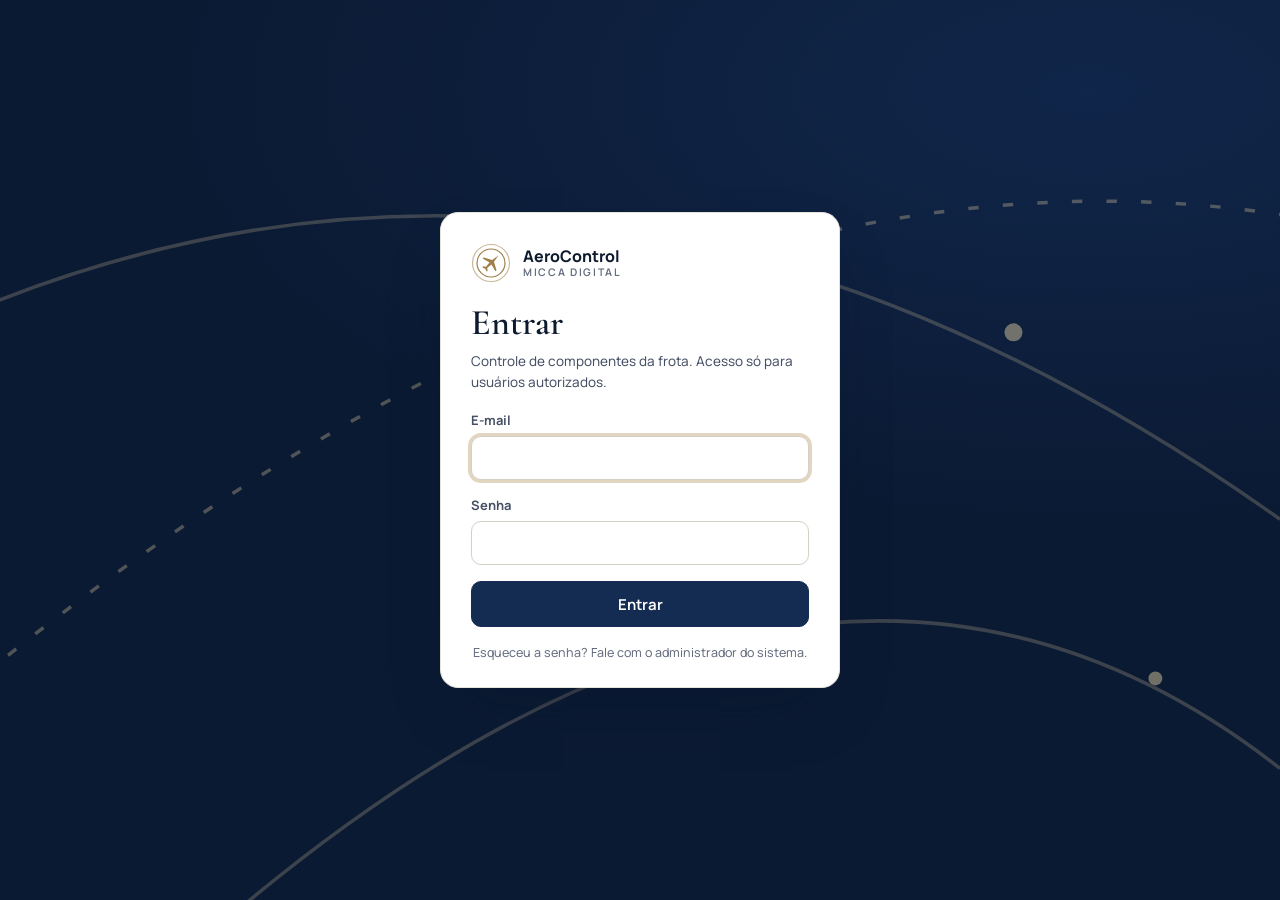
<file: index.html>
<!doctype html>
<html lang="pt-BR">
<head>
  <meta charset="utf-8">
  <meta name="viewport" content="width=device-width, initial-scale=1, maximum-scale=1, user-scalable=no, viewport-fit=cover">
  <title>AeroControl</title>
  <meta name="description" content="AeroControl — MICCA digital: controle de componentes da frota por horas e por data, com vencimentos calculados automaticamente.">
  <meta name="theme-color" content="#0B1A33">
  <meta name="apple-mobile-web-app-capable" content="yes">
  <meta name="mobile-web-app-capable" content="yes">
  <meta name="apple-mobile-web-app-status-bar-style" content="black-translucent">
  <link rel="icon" href="data:image/svg+xml,%3Csvg xmlns='http://www.w3.org/2000/svg' viewBox='0 0 40 40'%3E%3Crect width='40' height='40' rx='10' fill='%230C1C36'/%3E%3Ccircle cx='20' cy='20' r='13' fill='none' stroke='%23D8C59B' stroke-width='1.4'/%3E%3Cpath d='M20 9.5l1.3 7.6 7.7 4.1v1.6l-7.7-2.1-.4 5.6 2.3 1.6v1.2L20 28.2l-3.2.9v-1.2l2.3-1.6-.4-5.6-7.7 2.1v-1.6l7.7-4.1z' fill='%23D8C59B' transform='rotate(45 20 20)'/%3E%3C/svg%3E">
  <link rel="preconnect" href="https://fonts.googleapis.com">
  <link rel="preconnect" href="https://fonts.gstatic.com" crossorigin>
  <link rel="stylesheet" href="https://fonts.googleapis.com/css2?family=Cormorant+Garamond:wght@500;600;700&family=IBM+Plex+Mono:wght@400;500;600&family=Manrope:wght@400..800&display=swap">
  <link rel="stylesheet" href="css/style.css">
  <script>
    /* tema antes da primeira pintura, para não piscar */
    (function () {
      var t = null;
      try { t = localStorage.getItem('aerocontrol.tema'); } catch (e) {}
      document.documentElement.dataset.tema = t === 'escuro' ? 'escuro' : 'claro';
    })();
    /* sem zoom no celular: o iOS ignora user-scalable, então barra pinça e duplo toque */
    (function () {
      var ultimo = 0;
      ['gesturestart', 'gesturechange'].forEach(function (ev) { document.addEventListener(ev, function (e) { e.preventDefault(); }, { passive: false }); });
      document.addEventListener('touchmove', function (e) { if (e.touches.length > 1) e.preventDefault(); }, { passive: false });
      document.addEventListener('touchend', function (e) { var a = Date.now(); if (a - ultimo < 300 && !e.target.closest('input, textarea, select')) e.preventDefault(); ultimo = a; }, { passive: false });
    })();
  </script>
</head>
<body>
  <header class="topo">
    <div class="topo-int">
      <a class="marca" href="#/painel" aria-label="AeroControl — painel">
        <svg class="marca-simbolo" viewBox="0 0 40 40" aria-hidden="true">
          <circle cx="20" cy="20" r="18.5" fill="none" stroke="currentColor" stroke-width="1.2" opacity=".55"/>
          <circle cx="20" cy="20" r="14" fill="none" stroke="currentColor" stroke-width="1.2"/>
          <path d="M20 9.5l1.3 7.6 7.7 4.1v1.6l-7.7-2.1-.4 5.6 2.3 1.6v1.2L20 28.2l-3.2.9v-1.2l2.3-1.6-.4-5.6-7.7 2.1v-1.6l7.7-4.1z" fill="currentColor" transform="rotate(45 20 20)"/>
        </svg>
        <span class="marca-nome">AeroControl<small>MICCA digital</small></span>
      </a>
      <nav class="nav" aria-label="Principal">
        <a href="#/painel" data-nav="painel"><svg class="ic nav-ic" viewBox="0 0 24 24" aria-hidden="true"><rect x="3" y="3" width="7" height="9" rx="1.5"/><rect x="14" y="3" width="7" height="5" rx="1.5"/><rect x="14" y="12" width="7" height="9" rx="1.5"/><rect x="3" y="16" width="7" height="5" rx="1.5"/></svg><span>Painel</span></a>
        <details class="menu nav-menu" id="menu-aeronaves">
          <summary data-nav="aeronave"><svg class="ic nav-ic" viewBox="0 0 24 24" aria-hidden="true"><path d="M17.8 19.2 16 11l3.5-3.5C21 6 21.5 4 21 3c-1-.5-3 0-4.5 1.5L13 8 4.8 6.2c-.5-.1-.9.1-1.1.5l-.3.5c-.2.5-.1 1 .3 1.3L9 12l-2 3H4l-1 1 3 2 2 3 1-1v-3l3-2 3.5 5.3c.3.4.8.5 1.3.3l.5-.2c.4-.3.6-.7.5-1.2z"/></svg><span>Aeronaves</span><svg class="ic seta" viewBox="0 0 24 24" aria-hidden="true"><path d="m6 9 6 6 6-6"/></svg></summary>
          <div class="menu-lista" id="lista-aeronaves"></div>
        </details>
        <a href="#/vencimentos" data-nav="vencimentos"><svg class="ic nav-ic" viewBox="0 0 24 24" aria-hidden="true"><rect x="3" y="4.5" width="18" height="16.5" rx="2"/><path d="M16 2.5v4M8 2.5v4M3 10h18"/><path d="m9 15.5 2 2 4-4"/></svg><span>Vencimentos</span></a>
      </nav>
      <div class="busca" role="search">
        <svg class="ic" viewBox="0 0 24 24" aria-hidden="true"><circle cx="11" cy="11" r="7.5"/><path d="m20.5 20.5-4.2-4.2"/></svg>
        <label for="busca-global" class="so-leitor">Buscar na frota</label>
        <input id="busca-global" type="search" placeholder="Buscar item, P/N, N/S ou matrícula" autocomplete="off" aria-controls="busca-res">
        <kbd aria-hidden="true">/</kbd>
        <div class="busca-res" id="busca-res" hidden></div>
      </div>
      <button type="button" class="ref-pilula" id="ref-pilula" data-acao="abrirRef"></button>
      <div class="topo-acoes">
        <button type="button" class="botao ouro" data-acao="lancarHoras" aria-label="Lançar horas voadas"><svg class="ic" viewBox="0 0 24 24" aria-hidden="true"><path d="M5 12h14"/><path d="M12 5v14"/></svg><span class="rotulo">Lançar horas</span></button>
        <button type="button" class="botao icone claro" id="btn-tema" data-acao="tema" aria-label="Alternar tema"></button>
        <button type="button" class="botao icone claro" data-acao="config" aria-label="Configurações"><svg class="ic" viewBox="0 0 24 24" aria-hidden="true"><path d="M21 4h-7"/><path d="M10 4H3"/><path d="M21 12h-9"/><path d="M8 12H3"/><path d="M21 20h-5"/><path d="M12 20H3"/><path d="M14 2v4"/><path d="M8 10v4"/><path d="M16 18v4"/></svg></button>
        <button type="button" class="botao icone claro" id="btn-sair" data-acao="sair" aria-label="Sair"><svg class="ic" viewBox="0 0 24 24" aria-hidden="true"><path d="M9 21H5a2 2 0 0 1-2-2V5a2 2 0 0 1 2-2h4"/><path d="m16 17 5-5-5-5"/><path d="M21 12H9"/></svg></button>
      </div>
    </div>
  </header>

  <main id="conteudo" tabindex="-1"></main>

  <dialog id="dlg" class="dlg"></dialog>
  <dialog id="folha" class="folha"></dialog>
  <dialog id="confirma" class="dlg estreito"></dialog>
  <div class="avisos" id="avisos" aria-live="polite"></div>

  <script src="js/regras.js"></script>
  <script src="js/dados.js"></script>
  <script src="js/app.js"></script>
  <script src="js/graficos.js"></script>
  <script src="js/planilha.js"></script>
  <script src="js/xlsx.js"></script>
  <script src="js/acoes.js"></script>
  <script src="js/telas/painel.js"></script>
  <script src="js/telas/aeronave.js"></script>
  <script src="js/telas/vencimentos.js"></script>
  <script src="js/telas/imprimir.js"></script>
</body>
</html>
</file>
<file: css/style.css>
/* AeroControl — style.css
   Aviação executiva: navy profundo no topo e nas faixas de cabeçalho, conteúdo em
   pérola com cartões brancos, champanhe só como detalhe (fios, item ativo, botão
   principal). Títulos em Cormorant Garamond, interface e números em Manrope,
   P/N e S/N em IBM Plex Mono. Cores de situação reservadas para situação. */

:root {
  --navy-950: #071226;
  --navy-900: #0B1A33;
  --navy-850: #10264A;
  --navy-800: #142B52;
  --navy-700: #1C3A69;
  --navy-600: #2A4F88;
  --navy-50: #EEF1F6;
  --champ-700: #84683A;
  --champ-600: #9E7F48;
  --champ-500: #B89A63;
  --champ-300: #D8C59B;
  --champ-200: #E7DBBE;

  --faixa: var(--navy-900);
  --faixa-2: var(--navy-850);
  --sobre-faixa: #F4F1EA;
  --sobre-faixa-2: rgb(244 241 234 / .74);
  --sobre-faixa-3: rgb(244 241 234 / .54);
  --fio-faixa: rgb(255 255 255 / .09);

  --fundo: #F3F2EE;
  --cartao: #FFFFFF;
  --cartao-2: #F9F8F5;
  --fio: #E6E3DB;
  --fio-forte: #D4D0C5;
  --tinta: #0E1A2E;
  --tinta-2: #465065;
  --tinta-3: #646C7E;
  --link: var(--navy-600);
  --pri-f: var(--navy-800);
  --pri-f-h: var(--navy-700);
  --pri-t: #FFFFFF;
  --ouro-t: var(--champ-700);
  --foco: rgb(184 154 99 / .4);
  --marcado: var(--navy-50);

  /* situação: texto, fundo suave */
  --ok: #1D7048;   --ok-f: #E6F2EB;
  --aten: #8C5806; --aten-f: #FBF0DC;
  --venc: #A9271F; --venc-f: #FBE8E6;
  --sem: #34588F;  --sem-f: #E8EEF7;
  --neutro: #5D6577; --neutro-f: #EFEFEB;
  --outro-f: #EEF1F6;
  /* marcas dos gráficos (paleta validada para daltonismo sobre #FFFFFF) */
  --g-ok: #2E9466; --g-aten: #D4921F; --g-venc: #D2423B; --g-sem: #4F79BD; --g-serie: #1C3A69;

  --sombra-2: 0 1px 2px rgb(11 26 51 / .04), 0 10px 30px -14px rgb(11 26 51 / .16);
  --sombra-3: 0 28px 64px -24px rgb(7 18 38 / .42);
  --raio: 10px;
  --raio-g: 16px;
  --f-titulo: 'Cormorant Garamond', 'Times New Roman', serif;
  --f-texto: 'Manrope', 'Segoe UI', system-ui, sans-serif;
  --f-mono: 'IBM Plex Mono', ui-monospace, Consolas, monospace;
  --topo: 66px;
  --ease: cubic-bezier(.22, 1, .36, 1);
  color-scheme: light;
}
:root[data-tema="escuro"] {
  --faixa: #0A1730;
  --faixa-2: #0E2142;
  --fundo: #071226;
  --cartao: #0F1E38;
  --cartao-2: #13223D;
  --fio: rgb(255 255 255 / .08);
  --fio-forte: rgb(255 255 255 / .16);
  --tinta: #EEF1F6;
  --tinta-2: #B9C3D3;
  --tinta-3: #8F9BB0;
  --link: var(--champ-300);
  --pri-f: var(--champ-300);
  --pri-f-h: var(--champ-200);
  --pri-t: var(--navy-900);
  --ouro-t: var(--champ-300);
  --marcado: rgb(216 197 155 / .12);
  --ok: #63CF9C;   --ok-f: rgb(42 147 101 / .18);
  --aten: #EDBE62; --aten-f: rgb(178 139 28 / .2);
  --venc: #F48C9B; --venc-f: rgb(218 74 98 / .18);
  --sem: #9DB8EA;  --sem-f: rgb(92 127 192 / .2);
  --neutro: #9AA5B8; --neutro-f: rgb(255 255 255 / .06);
  --outro-f: rgb(255 255 255 / .06);
  /* marcas dos gráficos (paleta validada sobre #13223D) */
  --g-ok: #2A9365; --g-aten: #B28B1C; --g-venc: #DA4A62; --g-sem: #5C7FC0; --g-serie: #7F9CD3;
  --sombra-2: 0 1px 2px rgb(0 0 0 / .3), 0 14px 34px -16px rgb(0 0 0 / .6);
  --sombra-3: 0 28px 64px -24px rgb(0 0 0 / .7);
  color-scheme: dark;
}

*, *::before, *::after { box-sizing: border-box; }
html { -webkit-text-size-adjust: 100%; }
body {
  margin: 0; background: var(--fundo); color: var(--tinta);
  font: 450 14.5px/1.55 var(--f-texto);
  -webkit-font-smoothing: antialiased; overflow-x: hidden;
}
[hidden] { display: none !important; }
a { color: inherit; }
button, input, select, textarea { font: inherit; color: inherit; }
button { cursor: pointer; }
:focus-visible { outline: 2px solid var(--champ-500); outline-offset: 2px; border-radius: 4px; }
.so-leitor { position: absolute !important; width: 1px; height: 1px; overflow: hidden; clip: rect(0 0 0 0); white-space: nowrap; }
svg.ic { width: 18px; height: 18px; flex: none; stroke: currentColor; fill: none; stroke-width: 1.8; stroke-linecap: round; stroke-linejoin: round; }
.num { text-align: right; font-variant-numeric: tabular-nums; white-space: nowrap; }
.vazio-txt { color: var(--tinta-3); }

/* ================= topo ================= */
.topo { position: sticky; top: 0; z-index: 40; background: var(--faixa); color: var(--sobre-faixa); border-bottom: 1px solid var(--fio-faixa); }
.topo-int { max-width: 1440px; margin: 0 auto; height: var(--topo); padding: 0 32px; display: flex; align-items: center; gap: 22px; }
.marca { display: flex; align-items: center; gap: 12px; flex: none; text-decoration: none; color: var(--champ-300); }
.marca-simbolo { width: 34px; height: 34px; }
.marca-nome { color: #fff; font: 600 24px/1 var(--f-titulo); letter-spacing: .01em; }
.marca-nome small { display: block; margin-top: 4px; font: 700 9px/1 var(--f-texto); letter-spacing: .28em; text-transform: uppercase; color: var(--champ-300); }
.nav { display: flex; align-self: stretch; gap: 4px; margin-left: 8px; }
.nav > a, .nav summary {
  position: relative; display: inline-flex; align-items: center; gap: 6px; height: 100%; padding: 0 12px;
  list-style: none; cursor: pointer; text-decoration: none; font: 650 14px/1 var(--f-texto); color: var(--sobre-faixa-2);
  transition: color .15s var(--ease);
}
.nav summary::-webkit-details-marker { display: none; }
.nav > a:hover, .nav summary:hover { color: #fff; }
.nav [aria-current="page"] { color: #fff; }
.nav [aria-current="page"]::after { content: ''; position: absolute; left: 12px; right: 12px; bottom: -1px; height: 2px; border-radius: 2px 2px 0 0; background: var(--champ-300); }
.nav-menu { position: relative; display: flex; }
.nav .seta { width: 15px; height: 15px; opacity: .7; transition: transform .2s var(--ease); }
.nav-menu[open] .seta { transform: rotate(180deg); }
.nav-menu .menu-lista { left: 0; right: auto; top: calc(100% + 6px); min-width: 300px; max-height: 70vh; overflow: auto; }

.busca { position: relative; flex: 1; max-width: 380px; margin-left: auto; }
.busca input {
  width: 100%; height: 40px; padding: 0 40px; border-radius: var(--raio);
  border: 1px solid rgb(255 255 255 / .12); background: rgb(255 255 255 / .06); color: #fff;
  transition: background .15s var(--ease), border-color .15s var(--ease);
}
.busca input::placeholder { color: var(--sobre-faixa-3); }
.busca input:focus { outline: none; background: rgb(255 255 255 / .1); border-color: var(--champ-500); }
.busca > .ic { position: absolute; left: 13px; top: 11px; color: var(--sobre-faixa-3); }
.busca kbd { position: absolute; right: 10px; top: 10px; padding: 0 6px; border-radius: 5px; border: 1px solid rgb(255 255 255 / .16); font: 500 11px/18px var(--f-mono); color: var(--sobre-faixa-3); }
.busca-res {
  position: absolute; top: calc(100% + 8px); left: 0; right: 0; min-width: 380px; max-height: 70vh; overflow: auto; z-index: 50;
  padding: 6px; background: var(--cartao); color: var(--tinta); border: 1px solid var(--fio); border-radius: 14px; box-shadow: var(--sombra-3);
}
.busca-res button { display: grid; grid-template-columns: 72px 1fr; gap: 2px 12px; width: 100%; padding: 10px 12px; border: 0; border-radius: 9px; background: none; text-align: left; color: var(--tinta); }
.busca-res button:hover, .busca-res button:focus-visible { background: var(--cartao-2); outline: none; }
.busca-res .mat-p { grid-row: span 2; padding-top: 2px; font: 700 13.5px/1.3 var(--f-texto); letter-spacing: .03em; color: var(--ouro-t); }
.busca-res .r-nome { overflow: hidden; text-overflow: ellipsis; white-space: nowrap; font-size: 13.5px; font-weight: 650; }
.busca-res .r-det { font: 12px var(--f-mono); color: var(--tinta-3); }
.busca-res .vazio { padding: 14px; color: var(--tinta-3); font-size: 13.5px; }

.ref-pilula {
  display: inline-flex; align-items: center; gap: 8px; height: 40px; padding: 0 14px; flex: none; border-radius: var(--raio);
  border: 1px solid rgb(216 197 155 / .3); background: transparent; color: var(--sobre-faixa-2); font-size: 13px;
  transition: border-color .15s var(--ease), color .15s var(--ease);
}
.ref-pilula b { color: var(--champ-200); font-weight: 700; font-variant-numeric: tabular-nums; }
.ref-pilula .ic { width: 16px; height: 16px; color: var(--champ-300); }
.ref-pilula.simulando { border-color: var(--champ-500); background: rgb(216 197 155 / .08); }
.ref-pilula:hover { border-color: var(--champ-300); color: #fff; }
.topo-acoes { display: flex; align-items: center; gap: 4px; flex: none; }

/* ================= botões ================= */
.botao {
  display: inline-flex; align-items: center; justify-content: center; gap: 8px; height: 40px; padding: 0 16px;
  border-radius: var(--raio); border: 1px solid var(--fio-forte); background: var(--cartao); color: var(--tinta);
  font: 650 14px/1 var(--f-texto); white-space: nowrap; text-decoration: none;
  transition: background .18s var(--ease), border-color .18s var(--ease), color .18s var(--ease);
}
.botao:hover { border-color: var(--tinta-3); }
.botao:active { transform: translateY(1px); }
.botao:disabled { opacity: .5; cursor: not-allowed; }
.botao .ic { width: 17px; height: 17px; }
.botao.primario { background: var(--pri-f); border-color: var(--pri-f); color: var(--pri-t); }
.botao.primario:hover { background: var(--pri-f-h); border-color: var(--pri-f-h); }
.botao.ouro { background: linear-gradient(180deg, #E4D4AC, #D2BD8D); border-color: #CDB785; color: var(--navy-900); box-shadow: inset 0 1px 0 rgb(255 255 255 / .4); }
.botao.ouro:hover { background: linear-gradient(180deg, #ECDFBE, #DAC79C); }
.botao.claro { background: rgb(255 255 255 / .05); border-color: rgb(255 255 255 / .2); color: #fff; }
.botao.claro:hover { background: rgb(255 255 255 / .1); border-color: rgb(255 255 255 / .34); }
.botao.fantasma-claro { background: transparent; border-color: transparent; color: var(--sobre-faixa-2); }
.botao.fantasma-claro:hover { color: #fff; background: rgb(255 255 255 / .06); }
.botao.perigo { color: var(--venc); }
.botao.perigo:hover { background: var(--venc-f); border-color: transparent; }
.botao.sutil { background: transparent; border-color: transparent; }
.botao.sutil:hover { background: var(--cartao-2); }
.botao.icone { width: 40px; padding: 0; }
.botao.pequeno { height: 32px; padding: 0 12px; font-size: 13px; }
.topo .botao.icone.claro { background: transparent; border-color: transparent; color: var(--sobre-faixa-2); }
.topo .botao.icone.claro:hover { background: rgb(255 255 255 / .08); color: #fff; }
.link { padding: 0; border: 0; background: none; color: var(--link); font-weight: 650; text-decoration: underline; text-underline-offset: 3px; text-decoration-thickness: 1px; }

/* menus suspensos */
.menu { position: relative; }
.menu > summary { list-style: none; }
.menu > summary::-webkit-details-marker { display: none; }
.menu-lista {
  position: absolute; right: 0; top: calc(100% + 8px); z-index: 30; min-width: 260px; padding: 6px;
  background: var(--cartao); color: var(--tinta); border: 1px solid var(--fio); border-radius: 14px; box-shadow: var(--sombra-3);
}
.menu-lista button, .menu-lista a {
  display: flex; align-items: center; gap: 10px; width: 100%; padding: 10px 12px; border: 0; border-radius: 9px;
  background: none; text-align: left; text-decoration: none; font: 600 14px/1.2 var(--f-texto); color: var(--tinta);
}
.menu-lista button:hover, .menu-lista a:hover { background: var(--cartao-2); }
.menu-lista hr { margin: 6px 4px; border: 0; border-top: 1px solid var(--fio); }
.menu-lista .perigo { color: var(--venc); }
.menu-av b { min-width: 70px; font-weight: 750; letter-spacing: .03em; }
.menu-av small { color: var(--tinta-3); font-size: 12.5px; font-weight: 500; }
.ponto { --m: var(--g-ok); display: inline-block; width: 8px; height: 8px; flex: none; border-radius: 50%; background: var(--m); }

/* ================= faixa de cabeçalho ================= */
.faixa {
  position: relative; overflow: hidden; color: var(--sobre-faixa);
  background: radial-gradient(120% 150% at 88% 0%, var(--faixa-2) 0%, var(--faixa) 58%);
  border-bottom: 1px solid rgb(216 197 155 / .2);
}
.faixa-arcos { position: absolute; right: 0; top: 0; width: min(780px, 64%); height: 100%; pointer-events: none; }
.faixa-arcos path { fill: none; stroke: var(--champ-300); stroke-width: 1; opacity: .24; }
.faixa-arcos path.tracejado { stroke-dasharray: 3 7; opacity: .34; }
.faixa-arcos circle { fill: var(--champ-300); opacity: .5; }
.faixa-int { position: relative; max-width: 1440px; margin: 0 auto; padding: 34px 32px 40px; }
.faixa.alta .faixa-int { padding-bottom: 106px; }
.migalha { display: flex; align-items: center; gap: 6px; margin-bottom: 20px; font-size: 13px; color: var(--sobre-faixa-3); }
.migalha a { color: var(--sobre-faixa-2); text-decoration: none; }
.migalha a:hover { color: #fff; }
.migalha .ic { width: 14px; height: 14px; opacity: .6; }
.migalha [aria-current] { color: var(--champ-200); }
.faixa-linha { display: flex; align-items: flex-end; justify-content: space-between; gap: 28px; flex-wrap: wrap; }
.faixa-texto { min-width: 0; }
.faixa .sobre { margin: 0 0 12px; font: 700 11px/1 var(--f-texto); letter-spacing: .26em; text-transform: uppercase; color: var(--champ-300); }
.faixa h1 { margin: 0; font: 600 clamp(38px, 4.4vw, 54px)/1.02 var(--f-titulo); letter-spacing: .004em; color: #fff; }
.faixa h1.titulo-matricula { font-size: clamp(60px, 8.4vw, 104px); line-height: .9; letter-spacing: .035em; }
.faixa .sub { margin: 14px 0 0; max-width: 780px; font-size: 15px; line-height: 1.6; color: var(--sobre-faixa-2); }
.faixa-dir { display: flex; flex-direction: column; align-items: flex-end; gap: 16px; }
.faixa-acoes { display: flex; align-items: center; justify-content: flex-end; gap: 8px; flex-wrap: wrap; }
.heroi { display: flex; flex-direction: column; align-items: flex-end; text-align: right; }
.heroi-v { font: 700 clamp(50px, 5.6vw, 72px)/1 var(--f-texto); letter-spacing: -.025em; color: #fff; }
.heroi-r { margin-top: 10px; font-size: 14px; color: var(--sobre-faixa-2); }
.heroi-d { margin-top: 3px; font-size: 12.5px; font-weight: 650; color: var(--champ-300); font-variant-numeric: tabular-nums; }
.faixa-nota {
  display: flex; align-items: center; gap: 12px 14px; flex-wrap: wrap; margin-top: 28px; padding: 12px 14px;
  border-radius: 12px; background: rgb(255 255 255 / .04); border: 1px solid rgb(216 197 155 / .2);
}
.faixa-nota p { flex: 1; min-width: 260px; margin: 0; font-size: 13.5px; color: var(--sobre-faixa-2); }
.faixa-nota b { color: #fff; }
.selo-demo { padding: 5px 9px; border-radius: 6px; background: var(--champ-300); color: var(--navy-900); font: 800 10px/1 var(--f-texto); letter-spacing: .16em; text-transform: uppercase; }
.selo-ficticia { display: inline-block; padding: 3px 7px; border-radius: 5px; border: 1px solid var(--fio); background: var(--cartao-2); color: var(--tinta-3); font: 700 9.5px/1 var(--f-texto); letter-spacing: .12em; text-transform: uppercase; }
.selo-ficticia.claro { margin-left: 6px; vertical-align: 2px; border-color: rgb(255 255 255 / .18); background: rgb(255 255 255 / .06); color: var(--sobre-faixa-2); }

/* ================= página ================= */
main { min-height: calc(100vh - var(--topo)); }
.pagina { max-width: 1440px; margin: 0 auto; padding: 0 32px 88px; }
.pagina-simples { padding-top: 28px; }
.sobreposto { position: relative; z-index: 2; margin-top: -72px; }
.grade-3 { display: grid; grid-template-columns: minmax(0, 1fr) minmax(0, 1.2fr) minmax(0, 1fr); gap: 20px; margin: 22px 0 20px; }
.secao { margin-top: 48px; }
.secao-cab { display: flex; align-items: flex-end; justify-content: space-between; gap: 20px; flex-wrap: wrap; margin-bottom: 20px; padding-bottom: 16px; border-bottom: 1px solid var(--fio); }
.titulo-secao { margin: 0; font: 600 36px/1 var(--f-titulo); letter-spacing: .005em; }
.secao-sub { margin: 8px 0 0; color: var(--tinta-3); font-size: 13.5px; }
.secao-ferr { display: flex; align-items: center; gap: 10px; flex-wrap: wrap; }

/* indicadores */
.kpis { display: grid; grid-template-columns: repeat(4, minmax(0, 1fr)); gap: 16px; }
.kpi {
  display: flex; flex-direction: column; gap: 12px; padding: 20px 22px 18px; text-decoration: none; color: var(--tinta);
  background: var(--cartao); border: 1px solid var(--fio); border-radius: var(--raio-g); box-shadow: var(--sombra-2);
  transition: border-color .2s var(--ease);
}
.kpi:hover { border-color: var(--champ-500); }
.kpi-rot { display: flex; align-items: center; gap: 10px; font: 650 13px/1.2 var(--f-texto); color: var(--tinta-2); }
.kpi-ic { display: grid; place-items: center; width: 30px; height: 30px; border-radius: 9px; background: var(--k-f); color: var(--k-t); }
.kpi-ic .ic { width: 16px; height: 16px; }
.k-venc { --k-f: var(--venc-f); --k-t: var(--venc); }
.k-aten { --k-f: var(--aten-f); --k-t: var(--aten); }
.k-sem { --k-f: var(--sem-f); --k-t: var(--sem); }
.k-horas { --k-f: rgb(216 197 155 / .22); --k-t: var(--ouro-t); }
.kpi-v { font: 700 40px/1 var(--f-texto); letter-spacing: -.02em; }
.kpi-v small { margin-left: 2px; font-size: 18px; font-weight: 600; letter-spacing: 0; color: var(--tinta-3); }
.kpi-pe { font-size: 12.5px; color: var(--tinta-3); }

/* cartões e gráficos */
.cartao { min-width: 0; padding: 22px 24px 24px; background: var(--cartao); border: 1px solid var(--fio); border-radius: var(--raio-g); box-shadow: var(--sombra-2); }
.cartao-cab { display: flex; align-items: flex-start; justify-content: space-between; gap: 14px; margin-bottom: 18px; flex-wrap: wrap; }
.cartao-cab h2 { margin: 0; font: 750 15px/1.3 var(--f-texto); }
.cartao-cab p { margin: 4px 0 0; font-size: 13px; color: var(--tinta-3); }
.link-cab { font: 700 13px var(--f-texto); color: var(--link); text-decoration: none; white-space: nowrap; }
.link-cab:hover { text-decoration: underline; }

.grade-3 > .cartao { display: flex; flex-direction: column; }
.rosca-corpo { display: flex; flex: 1; flex-wrap: wrap; align-items: center; justify-content: center; gap: 18px 22px; }
.rosca { width: 148px; height: 148px; flex: none; }
.rosca-fundo { fill: none; stroke: transparent; }
.rosca-seg { fill: none; stroke-width: 18; cursor: pointer; transition: opacity .15s var(--ease); }
.rosca-seg:hover, .rosca-seg:focus-visible { opacity: .8; outline: none; }
.rosca-v { font: 700 25px var(--f-texto); letter-spacing: -.01em; fill: var(--tinta); text-anchor: middle; }
.rosca-r { font: 700 10.5px var(--f-texto); letter-spacing: .14em; text-transform: uppercase; fill: var(--tinta-3); text-anchor: middle; }
.legenda { display: flex; flex: 1; flex-direction: column; gap: 2px; min-width: 230px; }
.leg { display: grid; grid-template-columns: 10px 1fr auto auto; align-items: center; gap: 10px; padding: 8px; border-radius: 8px; text-decoration: none; color: var(--tinta-2); font-size: 13.5px; }
a.leg:hover { background: var(--cartao-2); }
.leg i { width: 10px; height: 10px; border-radius: 3px; }
.leg span { overflow: hidden; text-overflow: ellipsis; white-space: nowrap; }
.leg b { color: var(--tinta); font-weight: 750; font-variant-numeric: tabular-nums; }
.leg small { min-width: 42px; text-align: right; font-size: 12px; color: var(--tinta-3); font-variant-numeric: tabular-nums; }

.colunas-caixa { display: flex; flex: 1; flex-direction: column; padding-top: 4px; }
.colunas { display: flex; flex: 1; align-items: flex-end; gap: 4px; min-height: 176px; border-bottom: 1px solid var(--fio-forte); }
.col { display: flex; flex: 1; flex-direction: column; align-items: center; justify-content: flex-end; gap: 6px; height: 100%; border-radius: 6px 6px 0 0; outline-offset: -2px; }
.col:hover { background: var(--cartao-2); }
.col-v { min-height: 14px; font: 700 11.5px/1 var(--f-texto); color: var(--tinta-2); font-variant-numeric: tabular-nums; }
.col-barra { display: block; width: min(22px, 70%); height: calc((100% - 22px) * var(--h, 0)); background: var(--g-serie); border-radius: 4px 4px 0 0; }
.colunas-eixo { display: flex; gap: 4px; margin-top: 8px; }
.colunas-eixo span { flex: 1; text-align: center; white-space: nowrap; font-size: 11px; color: var(--tinta-3); }

.cartao-lista { display: flex; flex-direction: column; padding-bottom: 12px; }
.fp-lista { list-style: none; margin: -8px -12px 0; padding: 0; }
.fp-lista li + li { border-top: 1px solid var(--fio); }
.fp-item { display: grid; grid-template-columns: 58px minmax(0, 1fr) auto; align-items: center; gap: 12px; width: 100%; padding: 11px 12px; border: 0; border-radius: 10px; background: none; text-align: left; color: var(--tinta); }
.fp-item:hover { background: var(--cartao-2); }
.fp-mat { font: 750 13px/1.3 var(--f-texto); letter-spacing: .03em; color: var(--tinta-2); }
.fp-txt { display: flex; flex-direction: column; gap: 3px; min-width: 0; }
.fp-nome { overflow: hidden; text-overflow: ellipsis; white-space: nowrap; font-size: 13.5px; font-weight: 650; line-height: 1.35; }
.fp-quando { overflow: hidden; text-overflow: ellipsis; white-space: nowrap; font-size: 12.5px; color: var(--tinta-3); }

/* linha do tempo */
.leg-linha { display: flex; gap: 16px; flex-wrap: wrap; font-size: 12.5px; color: var(--tinta-2); }
.leg-linha span { display: inline-flex; align-items: center; gap: 7px; }
.leg-linha i { width: 10px; height: 10px; border-radius: 50%; }
.leg-linha i.lg-losango { width: 9px; height: 9px; border-radius: 2px; transform: rotate(45deg); }
.lt { display: flex; flex-direction: column; }
.lt-linha { display: grid; grid-template-columns: 136px 72px minmax(0, 1fr); align-items: center; min-height: 50px; border-top: 1px solid var(--fio); }
.lt-cab { min-height: 32px; border-top: 0; font: 700 10.5px/1 var(--f-texto); letter-spacing: .12em; text-transform: uppercase; color: var(--tinta-3); }
.lt-rot { color: var(--tinta); text-decoration: none; font: 750 14px/1.2 var(--f-texto); letter-spacing: .03em; }
.lt-cab .lt-rot { font: inherit; letter-spacing: inherit; color: inherit; }
.lt-rot small { display: block; margin-top: 3px; font: 500 11.5px var(--f-texto); letter-spacing: 0; color: var(--tinta-3); }
a.lt-rot:hover { color: var(--link); }
.lt-venc, .lt-venc-cab { display: flex; justify-content: center; }
.lt-nada { color: var(--fio-forte); }
.lt-trilho { position: relative; align-self: stretch; min-height: 50px; margin-right: 14px; }
.lt-cab .lt-trilho { min-height: 32px; }
.lt-linha:not(.lt-cab) .lt-trilho::before { content: ''; position: absolute; left: 0; top: 0; bottom: 0; width: 1px; background: var(--champ-500); opacity: .6; }
.lt-grade { position: absolute; top: 0; bottom: 0; width: 1px; background: var(--fio); }
.lt-tick { position: absolute; top: 50%; transform: translate(-50%, -50%); white-space: nowrap; }
.lt-tick.lt-hoje-rot { transform: translate(0, -50%); color: var(--ouro-t); }
.lt-marca {
  --m: var(--g-ok); position: absolute; top: 50%; display: grid; place-items: center; width: 12px; height: 12px; margin: -6px 0 0 -6px;
  padding: 0; border: 0; border-radius: 50%; background: var(--m); box-shadow: 0 0 0 2px var(--cartao); cursor: pointer;
  transition: transform .15s var(--ease);
}
.lt-marca::before { content: ''; position: absolute; inset: -8px; }
.lt-marca:hover, .lt-marca:focus-visible { z-index: 3; transform: scale(1.25); outline: none; }
.lt-marca.multi { width: 20px; height: 20px; margin: -10px 0 0 -10px; }
.lt-marca span { font: 800 10px/1 var(--f-texto); color: #fff; }
.lt-marca.m-atencao span { color: #1F1504; }
.lt-marca.losango { position: relative; top: auto; width: 18px; height: 18px; margin: 0; border-radius: 3px; transform: rotate(45deg); }
.lt-marca.losango span { transform: rotate(-45deg); }
.lt-marca.losango:hover, .lt-marca.losango:focus-visible { transform: rotate(45deg) scale(1.15); }
.dica-grafico {
  position: fixed; z-index: 80; display: flex; flex-direction: column; gap: 3px; max-width: 300px; padding: 10px 12px;
  border-radius: 10px; background: var(--navy-900); color: #fff; box-shadow: var(--sombra-3); font-size: 12.5px; pointer-events: none;
  border: 1px solid rgb(216 197 155 / .22);
}
.dica-grafico strong { font: 750 14px var(--f-texto); }
.dica-grafico span { white-space: pre-line; line-height: 1.45; color: rgb(255 255 255 / .76); }

/* aeronaves em cartões */
.grade-av { display: grid; grid-template-columns: repeat(auto-fill, minmax(300px, 1fr)); gap: 18px; }
.av-cartao {
  position: relative; display: flex; flex-direction: column; overflow: hidden; text-decoration: none; color: var(--tinta);
  background: var(--cartao); border: 1px solid var(--fio); border-radius: var(--raio-g); box-shadow: var(--sombra-2);
  transition: border-color .2s var(--ease), box-shadow .2s var(--ease);
}
.av-cartao::before { content: ''; position: absolute; top: 0; left: 0; right: 0; height: 3px; background: var(--champ-500); }
.av-cartao.s-atencao::before { background: var(--g-aten); }
.av-cartao.s-vencido::before { background: var(--g-venc); }
.av-cartao:hover { border-color: var(--champ-500); box-shadow: var(--sombra-2), 0 0 0 1px var(--champ-500); }
.avc-topo { display: flex; align-items: center; justify-content: space-between; gap: 12px; padding: 24px 22px 18px; }
.avc-id { min-width: 0; }
.avc-mat { display: block; font: 600 40px/1 var(--f-titulo); letter-spacing: .035em; }
.avc-mod { display: flex; align-items: center; gap: 8px; flex-wrap: wrap; margin-top: 8px; font-size: 13px; font-weight: 600; color: var(--tinta-3); }
.anel { width: 66px; height: 66px; flex: none; }
.anel-trilho { fill: none; stroke: color-mix(in srgb, var(--m) 16%, var(--cartao)); stroke-width: 6; }
.anel-arco { fill: none; stroke: var(--m); stroke-width: 6; stroke-linecap: round; }
.anel-v { font: 750 13.5px var(--f-texto); fill: var(--tinta); text-anchor: middle; }
.avc-dados { display: grid; grid-template-columns: 1fr 1fr; gap: 14px 18px; margin: 0; padding: 16px 22px; border-top: 1px solid var(--fio); }
.avc-dados dt, .avc-rot { font: 700 10.5px/1.2 var(--f-texto); letter-spacing: .11em; text-transform: uppercase; color: var(--tinta-3); }
.avc-dados dd { margin: 5px 0 0; font: 700 15px/1.2 var(--f-texto); font-variant-numeric: tabular-nums; }
.avc-dados dd small { display: block; margin-top: 3px; font-size: 11.5px; font-weight: 650; color: var(--aten); }
.avc-dados .parado dd { color: var(--aten); }
.avc-prox { display: flex; flex-direction: column; gap: 3px; min-height: 86px; padding: 14px 22px; border-top: 1px solid var(--fio); font-size: 13.5px; }
.avc-rot { margin-bottom: 3px; }
.avc-prox b { display: -webkit-box; -webkit-line-clamp: 1; -webkit-box-orient: vertical; overflow: hidden; font-weight: 650; }
.quando { font-size: 12.5px; color: var(--tinta-3); }
.quando.q-venc { color: var(--venc); font-weight: 650; }
.avc-tags { display: flex; gap: 6px; flex-wrap: wrap; margin-top: auto; padding: 0 22px 20px; }

/* aeronaves em tabela */
.tab-frota td { vertical-align: middle; }
.tf-mat { font: 600 26px/1 var(--f-titulo); letter-spacing: .035em; text-decoration: none; color: var(--tinta); }
.tf-sub { display: block; margin-top: 4px; font-size: 12px; font-weight: 500; color: var(--tinta-3); }
.tf-saude { min-width: 170px; }
.seg-fino { display: flex; gap: 2px; width: 150px; height: 8px; }
.seg-fino i { min-width: 3px; border-radius: 4px; }
.tf-pct { display: block; margin-top: 7px; font-size: 12px; font-weight: 650; color: var(--tinta-3); }
.tf-prox { max-width: 300px; }
.tf-prox b { display: block; overflow: hidden; text-overflow: ellipsis; white-space: nowrap; font-weight: 650; }
.ord { display: inline-flex; align-items: center; gap: 5px; padding: 0; border: 0; background: none; font: inherit; letter-spacing: inherit; text-transform: inherit; color: inherit; }
.ord .ic { width: 13px; height: 13px; opacity: .35; }
.ord.ativo { color: var(--tinta); }
.ord.ativo .ic { opacity: 1; color: var(--ouro-t); }
th.num { text-align: right; }

/* ================= aeronave ================= */
.ficha-tecnica {
  display: grid; grid-template-columns: repeat(auto-fit, minmax(230px, 1fr)); overflow: hidden;
  background: var(--cartao); border: 1px solid var(--fio); border-radius: var(--raio-g); box-shadow: var(--sombra-2);
}
.ft-col { display: flex; flex-direction: column; gap: 6px; min-width: 0; padding: 22px 24px; border-left: 1px solid var(--fio); }
.ft-col:first-child { border-left: 0; }
.ft-rot { font: 750 10.5px/1.2 var(--f-texto); letter-spacing: .15em; text-transform: uppercase; color: var(--ouro-t); }
.ft-num { margin-top: 4px; font: 700 42px/1 var(--f-texto); letter-spacing: -.02em; }
.ft-num small { margin-left: 4px; font-size: 18px; font-weight: 600; letter-spacing: 0; color: var(--tinta-3); }
.ft-num.mudou { animation: realce 1.8s var(--ease); }
@keyframes realce { 0%, 30% { color: var(--champ-600); } 100% { color: var(--tinta); } }
.ft-leg { font-size: 13px; color: var(--tinta-2); font-variant-numeric: tabular-nums; }
.ft-info { font-size: 12.5px; color: var(--tinta-3); }
.ft-info.alerta { color: var(--aten); font-weight: 650; }
.ft-mod { margin-top: 2px; overflow-wrap: anywhere; font: 750 17px/1.25 var(--f-texto); }
.ft-sn { font: 500 12.5px var(--f-mono); color: var(--tinta-3); }
.ft-tempos { display: flex; gap: 16px; flex-wrap: wrap; font-size: 13px; color: var(--tinta-3); font-variant-numeric: tabular-nums; }
.ft-tempos b { font-weight: 750; color: var(--tinta); }
.ft-tbo { margin-top: 8px; }
.ft-tbo-rot { display: flex; justify-content: space-between; gap: 8px; margin-bottom: 7px; font-size: 12px; color: var(--tinta-3); }
.ft-tbo-rot b { font-weight: 750; color: var(--tinta); text-align: right; }
.ft-tbo-rot b.t-vencido { color: var(--venc); }
.ft-tbo-rot b.t-atencao { color: var(--aten); }
.ft-barra { display: block; height: 4px; overflow: hidden; border-radius: 2px; background: color-mix(in srgb, var(--g-ok) 16%, var(--cartao)); }
.ft-barra i { display: block; width: calc(var(--f) * 100%); height: 100%; border-radius: 2px; background: var(--g-ok); }
.ft-barra.m-atencao { background: color-mix(in srgb, var(--g-aten) 18%, var(--cartao)); }
.ft-barra.m-atencao i { background: var(--g-aten); }
.ft-barra.m-vencido { background: var(--g-venc); }
.ft-saude { flex-direction: row; align-items: center; gap: 16px; background: var(--cartao-2); }
.ft-conts { display: flex; flex-direction: column; gap: 4px; margin: 8px 0 0; padding: 0; list-style: none; font-size: 13px; color: var(--tinta-2); }
.ft-conts li { display: flex; align-items: center; gap: 8px; }

.abas { display: flex; gap: 6px; margin: 32px 0 18px; overflow-x: auto; border-bottom: 1px solid var(--fio); scrollbar-width: none; }
.abas a { position: relative; display: inline-flex; align-items: center; gap: 8px; flex: none; padding: 12px 14px 14px; text-decoration: none; font: 700 15px var(--f-texto); color: var(--tinta-3); }
.abas a:hover { color: var(--tinta); }
.abas a[aria-current="page"] { color: var(--tinta); }
.abas a[aria-current="page"]::after { content: ''; position: absolute; left: 12px; right: 12px; bottom: -1px; height: 2px; background: var(--champ-500); }
.abas .cont { padding: 2px 7px; border-radius: 10px; border: 1px solid var(--fio); background: var(--cartao); font: 650 12px var(--f-texto); color: var(--tinta-3); font-variant-numeric: tabular-nums; }
.abas .cont-venc { min-width: 20px; height: 20px; padding: 0 6px; border-radius: 10px; background: var(--g-venc); color: #fff; text-align: center; font: 750 11.5px/20px var(--f-texto); }

/* barra de filtros */
.barra { display: flex; align-items: center; gap: 10px; flex-wrap: wrap; margin-bottom: 16px; }
.segmentos { display: inline-flex; flex-wrap: wrap; gap: 2px; padding: 3px; border-radius: 12px; border: 1px solid var(--fio); background: var(--cartao); }
.segmentos button, .segmentos a {
  display: inline-flex; align-items: center; gap: 7px; height: 32px; padding: 0 12px; border: 0; border-radius: 9px;
  background: none; text-decoration: none; font: 650 13px var(--f-texto); color: var(--tinta-2);
}
.segmentos button:hover, .segmentos a:hover { color: var(--tinta); background: var(--cartao-2); }
.segmentos [aria-pressed="true"], .segmentos [aria-current="page"] { background: var(--pri-f); color: var(--pri-t); }
.segmentos [aria-pressed="true"]:hover { background: var(--pri-f-h); color: var(--pri-t); }
.segmentos .ic { width: 15px; height: 15px; }
.segmentos .n { font: 650 11.5px var(--f-texto); color: var(--tinta-3); font-variant-numeric: tabular-nums; }
.segmentos .n-venc { color: var(--venc); }
.segmentos .n-aten { color: var(--aten); }
.segmentos [aria-pressed="true"] .n { color: inherit; opacity: .72; }
.segmentos.escuro { border-color: rgb(255 255 255 / .14); background: rgb(255 255 255 / .05); }
.segmentos.escuro a { color: var(--sobre-faixa-2); }
.segmentos.escuro a:hover { color: #fff; background: rgb(255 255 255 / .08); }
.segmentos.escuro [aria-current="page"] { background: var(--champ-300); color: var(--navy-900); }
.campo-busca { position: relative; flex: 1; min-width: 200px; max-width: 320px; }
.campo-busca input { width: 100%; height: 40px; padding: 0 12px 0 38px; border-radius: var(--raio); border: 1px solid var(--fio-forte); background: var(--cartao); color: var(--tinta); }
.campo-busca .ic { position: absolute; left: 12px; top: 11px; color: var(--tinta-3); }
.campo-busca input:focus, .sel-filtro:focus { outline: none; border-color: var(--champ-500); box-shadow: 0 0 0 3px var(--foco); }
.alternar { display: inline-flex; align-items: center; gap: 8px; font-size: 13.5px; font-weight: 550; color: var(--tinta-2); cursor: pointer; user-select: none; }
.alternar input { width: 16px; height: 16px; accent-color: var(--navy-700); }
.sel-filtro { height: 40px; padding: 0 12px; border-radius: var(--raio); border: 1px solid var(--fio-forte); background: var(--cartao); color: var(--tinta); font: 650 13.5px var(--f-texto); }
.barra .direita { display: flex; align-items: center; gap: 8px; margin-left: auto; }
.contagem { font-size: 13.5px; color: var(--tinta-3); }

/* ================= tabela do MICCA ================= */
.tabela-caixa { background: var(--cartao); border: 1px solid var(--fio); border-radius: var(--raio-g); box-shadow: var(--sombra-2); }
.micca { width: 100%; border-collapse: separate; border-spacing: 0; font-size: 13.5px; }
.micca thead th {
  position: sticky; top: var(--topo); z-index: 5; padding: 12px 16px; text-align: left; white-space: nowrap;
  background: var(--cartao-2); border-bottom: 1px solid var(--fio);
  font: 750 10.5px/1.2 var(--f-texto); letter-spacing: .12em; text-transform: uppercase; color: var(--tinta-3);
}
.micca thead th:first-child { border-top-left-radius: var(--raio-g); }
.micca thead th:last-child { border-top-right-radius: var(--raio-g); }
.micca td { padding: 14px 16px; border-bottom: 1px solid var(--fio); vertical-align: top; }
.micca tbody tr:last-child td { border-bottom: 0; }
.micca tr.linha { cursor: pointer; }
.micca tr.linha:hover td { background: var(--cartao-2); }
.micca tr.linha.s-vencido td:first-child { box-shadow: inset 3px 0 0 var(--g-venc); }
.micca tr.linha.s-atencao td:first-child { box-shadow: inset 3px 0 0 var(--g-aten); }
.micca tr.apagada .nome-item { font-weight: 550; color: var(--tinta-2); }
.micca tr.secao td { padding: 28px 16px 10px; border-bottom: 1px solid var(--fio-forte); font: 600 23px/1.1 var(--f-titulo); letter-spacing: .005em; text-transform: lowercase; }
.micca tr.secao td::first-letter { text-transform: uppercase; }
.micca tr.grupo td { padding: 10px 16px 8px; background: var(--cartao-2); font: 750 10.5px/1 var(--f-texto); letter-spacing: .14em; text-transform: uppercase; color: var(--ouro-t); }
.micca tr.nota td { background: var(--cartao-2); font-size: 12.5px; font-style: italic; color: var(--tinta-2); }
.c-nome { min-width: 260px; max-width: 460px; }
.nome-item { display: block; padding: 0; border: 0; background: none; text-align: left; font: 650 14px/1.4 var(--f-texto); color: var(--tinta); }
.nome-item:hover { color: var(--link); }
.pnns { margin-top: 5px; font: 500 12px/1.4 var(--f-mono); color: var(--tinta-3); }
.pnns span + span::before { content: '·'; margin: 0 8px; }
.motivo { margin-top: 5px; font-size: 12.5px; color: var(--tinta-3); }
.c-lim, .c-efe, .c-venc { white-space: nowrap; font-size: 13px; font-variant-numeric: tabular-nums; }
.c-lim .t { display: block; color: var(--tinta-2); }
.c-lim abbr, .ficha abbr { margin-right: 6px; text-decoration: none; font: 750 10px var(--f-texto); letter-spacing: .1em; color: var(--ouro-t); }
.c-efe .l2, .c-venc .l2 { display: block; font-size: 12.5px; color: var(--tinta-3); }
.c-venc .l1 { display: block; }
.c-venc .rege { font-weight: 750; color: var(--tinta); }
.c-venc .rege.v { color: var(--venc); }
.c-sit { white-space: nowrap; text-align: right; }
.c-largo { font-size: 13px; color: var(--tinta-3); }
.c-av { white-space: nowrap; }
.c-av a { font: 600 22px/1 var(--f-titulo); letter-spacing: .03em; text-decoration: none; }
.c-av a:hover { color: var(--link); }
.c-mapa { display: block; margin-top: 5px; font-size: 12px; color: var(--tinta-3); }
.vazio-tabela, .vazio-bloco { padding: 44px 20px; text-align: center; color: var(--tinta-3); }
.vazio-tabela strong, .vazio-bloco strong { display: block; margin-bottom: 6px; font: 600 24px var(--f-titulo); color: var(--tinta); }

/* selos de situação */
.pilula {
  --c: var(--neutro); --f: var(--neutro-f); --m: var(--neutro);
  display: inline-flex; align-items: center; gap: 6px; height: 24px; padding: 0 10px 0 9px; border-radius: 999px;
  background: var(--f); color: var(--c); font: 750 11.5px/1 var(--f-texto); white-space: nowrap;
}
.pilula::before { content: ''; width: 6px; height: 6px; border-radius: 50%; background: var(--m); }
.p-ok { --c: var(--ok); --f: var(--ok-f); --m: var(--g-ok); }
.p-atencao, .p-pendente { --c: var(--aten); --f: var(--aten-f); --m: var(--g-aten); }
.p-vencido { --c: var(--venc); --f: var(--venc-f); --m: var(--g-venc); }
.p-semregistro { --c: var(--sem); --f: var(--sem-f); --m: var(--g-sem); }
.p-outro { --c: var(--tinta-2); --f: var(--outro-f); --m: var(--navy-600); }

/* medidor duplo H/D: o limite que vence primeiro fica em destaque */
.medidor { display: grid; gap: 6px; min-width: 170px; }
.med { --c: var(--g-ok); display: grid; grid-template-columns: 12px 64px auto; align-items: center; gap: 9px; font: 550 12.5px/1 var(--f-texto); color: var(--tinta-3); font-variant-numeric: tabular-nums; }
.med .ml { font: 750 10px/1 var(--f-texto); color: var(--tinta-3); }
.med .trilho { height: 4px; overflow: hidden; border-radius: 2px; background: color-mix(in srgb, var(--c) 16%, var(--cartao)); }
.med .trilho i { display: block; width: calc(var(--f, 0) * 100%); height: 100%; border-radius: 2px; background: var(--c); opacity: .45; }
.med .mv { white-space: nowrap; }
.med.rege { font-weight: 750; color: var(--tinta); }
.med.rege .ml { color: var(--tinta); }
.med.rege .trilho i { opacity: 1; }
.med.m-atencao { --c: var(--g-aten); }
.med.m-vencido { --c: var(--g-venc); }
.med.m-vencido .mv { color: var(--venc); }
.med.m-vencido .trilho { background: var(--g-venc); }

/* histórico */
.hist-grade { display: grid; grid-template-columns: 1fr 1fr; align-items: start; gap: 20px; }
.lista-hist { overflow: hidden; background: var(--cartao); border: 1px solid var(--fio); border-radius: var(--raio-g); box-shadow: var(--sombra-2); }
.bloco-tit { display: flex; align-items: baseline; justify-content: space-between; gap: 12px; }
.lista-hist .bloco-tit { margin: 0; padding: 18px 22px 14px; border-bottom: 1px solid var(--fio); }
.bloco-tit h2 { margin: 0; font: 600 24px/1.1 var(--f-titulo); }
.bloco-tit span { font-size: 13px; color: var(--tinta-3); }
.lista-hist ol { max-height: 640px; margin: 0; padding: 0; overflow: auto; list-style: none; }
.lista-hist li { display: grid; grid-template-columns: 96px 1fr auto; align-items: start; gap: 4px 14px; padding: 13px 22px; border-top: 1px solid var(--fio); font-size: 13.5px; }
.lista-hist li:first-child { border-top: 0; }
.lista-hist .h-data { font-weight: 650; color: var(--tinta-2); font-variant-numeric: tabular-nums; }
.lista-hist .h-det { font-size: 12.5px; color: var(--tinta-3); }
.lista-hist .vazio { padding: 24px 22px; font-size: 14px; color: var(--tinta-3); }

/* ================= diálogos e folha lateral ================= */
dialog { max-width: none; max-height: none; padding: 0; border: 0; background: transparent; color: var(--tinta); }
dialog::backdrop { background: rgb(7 18 38 / .55); backdrop-filter: blur(3px); }
.dlg { width: min(640px, calc(100% - 24px)); }
.dlg.largo { width: min(880px, calc(100% - 24px)); }
.dlg.estreito { width: min(470px, calc(100% - 24px)); }
.dlg-caixa { display: flex; flex-direction: column; max-height: calc(100vh - 40px); overflow: hidden; background: var(--cartao); border: 1px solid var(--fio); border-radius: 18px; box-shadow: var(--sombra-3); }
.dlg-cab { display: flex; align-items: flex-start; justify-content: space-between; gap: 16px; padding: 24px 26px 18px; border-bottom: 1px solid var(--fio); }
.dlg-cab h2 { margin: 0; font: 600 30px/1.08 var(--f-titulo); }
.dlg-cab p { margin: 8px 0 0; font-size: 13.5px; color: var(--tinta-2); }
.dlg-corpo { padding: 22px 26px 24px; overflow: auto; }
.dlg-rodape { display: flex; justify-content: flex-end; gap: 8px; flex-wrap: wrap; padding: 16px 26px; border-top: 1px solid var(--fio); background: var(--cartao-2); }
.dlg-rodape .esq { margin-right: auto; }
dialog[open] .dlg-caixa { animation: subir .3s var(--ease); }
@keyframes subir { from { opacity: 0; transform: translateY(12px) scale(.985); } }

.folha { width: min(520px, 100%); height: 100%; margin: 0 0 0 auto; }
.folha .dlg-caixa { height: 100vh; max-height: 100vh; border: 0; border-radius: 0; }
.folha .dlg-cab { padding: 26px 26px 22px; background: var(--faixa); color: var(--sobre-faixa); border-bottom: 1px solid rgb(216 197 155 / .22); }
.folha .dlg-cab .botao.sutil { color: var(--sobre-faixa-2); }
.folha .dlg-cab .botao.sutil:hover { color: #fff; background: rgb(255 255 255 / .08); }
.folha .dlg-corpo { flex: 1; }
.folha[open] .dlg-caixa { animation: deslizar .32s var(--ease); }
@keyframes deslizar { from { transform: translateX(48px); opacity: 0; } }
.folha-local { font: 750 10.5px/1.6 var(--f-texto); letter-spacing: .16em; text-transform: uppercase; color: var(--champ-300); }
.folha h2 { margin: 8px 0 0; font: 600 27px/1.15 var(--f-titulo); color: #fff; }
.folha .dlg-cab .pnns { color: var(--sobre-faixa-3); }
.resumo-venc { margin: 0 0 6px; padding: 18px; border-radius: 14px; background: var(--cartao-2); border: 1px solid var(--fio); }
.resumo-venc p { margin: 12px 0 0; font-size: 14px; line-height: 1.6; color: var(--tinta-2); }
.resumo-venc p b { color: var(--tinta); }
.resumo-venc .medidor { margin-top: 16px; }
.resumo-venc .med { grid-template-columns: 14px 1fr auto; font-size: 13.5px; }
.ficha { display: grid; grid-template-columns: 160px 1fr; margin: 18px 0 0; font-size: 13.5px; }
.ficha dt { padding: 11px 0; border-top: 1px solid var(--fio); color: var(--tinta-3); }
.ficha dd { margin: 0; padding: 11px 0; border-top: 1px solid var(--fio); font-weight: 650; font-variant-numeric: tabular-nums; overflow-wrap: anywhere; }
.ficha dd.txt { font-weight: 500; }
.hist-item { margin-top: 26px; }
.hist-item h3 { margin: 0 0 8px; font: 600 22px var(--f-titulo); }
.hist-item ol { margin: 0; padding: 0; list-style: none; }
.hist-item li { display: flex; justify-content: space-between; gap: 10px; padding: 11px 0; border-top: 1px solid var(--fio); font-size: 13px; }
.hist-item .vazio { margin: 0; font-size: 13px; color: var(--tinta-3); }

/* formulários */
.form-grade { display: grid; grid-template-columns: repeat(6, minmax(0, 1fr)); gap: 16px 14px; }
.campo { display: flex; flex-direction: column; gap: 7px; min-width: 0; grid-column: span 3; }
.campo.c1 { grid-column: span 1; } .campo.c2 { grid-column: span 2; } .campo.c4 { grid-column: span 4; } .campo.c6 { grid-column: span 6; }
.form-grade > .meia { grid-column: span 3; }
.campo > label, .campo > .rot { font: 700 13px var(--f-texto); color: var(--tinta-2); }
.campo .dica { font-size: 12.5px; color: var(--tinta-3); }
.campo input:not([type=radio]):not([type=checkbox]), .campo select, .campo textarea {
  width: 100%; height: 44px; padding: 0 14px; border-radius: var(--raio); border: 1px solid var(--fio-forte);
  background: var(--cartao); color: var(--tinta); transition: border-color .15s var(--ease), box-shadow .15s var(--ease);
}
.campo textarea { height: auto; min-height: 76px; padding: 11px 14px; resize: vertical; }
.campo input:focus, .campo select:focus, .campo textarea:focus { outline: none; border-color: var(--champ-500); box-shadow: 0 0 0 3px var(--foco); }
.campo .par { display: grid; grid-template-columns: 1fr 116px; gap: 6px; }
.sep-form { grid-column: 1 / -1; margin: 10px 0 -2px; padding-top: 18px; border-top: 1px solid var(--fio); font: 600 21px/1 var(--f-titulo); color: var(--tinta); }
.previa {
  grid-column: 1 / -1; padding: 14px 16px; border-radius: 12px; font-size: 13.5px; color: var(--tinta-2);
  background: color-mix(in srgb, var(--champ-300) 13%, var(--cartao)); border: 1px solid color-mix(in srgb, var(--champ-500) 35%, transparent);
}
.previa b { color: var(--tinta); }
.previa ul { margin: 8px 0 0; padding-left: 18px; }
.erro-form { grid-column: 1 / -1; padding: 11px 14px; border-radius: 10px; background: var(--venc-f); color: var(--venc); font-size: 13.5px; font-weight: 650; }
.opcoes-radio { display: flex; flex-wrap: wrap; gap: 8px; }
.opcoes-radio label { display: inline-flex; align-items: center; gap: 8px; height: 44px; padding: 0 14px; border-radius: var(--raio); border: 1px solid var(--fio-forte); font-size: 13.5px; font-weight: 650; cursor: pointer; }
.opcoes-radio input { accent-color: var(--navy-700); }
.opcoes-radio label:has(input:checked) { border-color: var(--champ-500); background: var(--marcado); }

/* avisos */
.avisos { position: fixed; z-index: 90; left: 50%; bottom: 28px; display: flex; flex-direction: column; align-items: center; gap: 8px; transform: translateX(-50%); pointer-events: none; }
.aviso {
  display: flex; align-items: center; gap: 12px; max-width: min(580px, calc(100vw - 32px)); padding: 12px 14px 12px 16px; pointer-events: auto;
  border-radius: 12px; border: 1px solid rgb(216 197 155 / .25); background: var(--navy-900); color: #fff; box-shadow: var(--sombra-3);
  font-size: 14px; animation: subir .3s var(--ease);
}
.aviso .ic { color: var(--champ-300); }
.aviso.erro .ic { color: #FF8A80; }
.aviso button { padding: 4px 6px; border: 0; background: none; color: var(--champ-300); font-weight: 750; }

/* ================= documento MICCA (impressão) ================= */
.doc-folha { overflow-x: auto; padding: 28px 30px; border-radius: 6px; background: #fff; color: #000; box-shadow: var(--sombra-2); font-family: Arial, Helvetica, sans-serif; }
.doc-tit { margin-bottom: 4px; text-align: center; font-size: 13px; font-weight: 700; line-height: 1.35; }
.doc-mapa { margin: -4px 0 8px; text-align: right; font-size: 14px; font-weight: 700; }
.doc-cab { display: grid; grid-template-columns: repeat(4, auto); justify-content: center; gap: 4px 42px; margin-bottom: 4px; font-size: 10.5px; }
.doc-cab2 { display: flex; justify-content: center; gap: 36px; margin: 3px 0; font-size: 10.5px; }
.doc-man { display: flex; justify-content: space-around; margin: 6px 0 12px; padding: 2px 0; border-top: 1px solid #000; border-bottom: 1px solid #000; font-size: 10.5px; font-style: italic; }
.doc-tab { width: 100%; border-collapse: collapse; font-size: 8.6px; line-height: 1.2; }
.doc-tab th, .doc-tab td { padding: 2px 3px; border: 1px solid #000; vertical-align: bottom; }
.doc-tab thead th { background: #E6E6E6; font-weight: 400; text-align: center; vertical-align: middle; }
.doc-tab td.n { text-align: center; white-space: nowrap; }
.doc-tab td.b { font-weight: 700; }
.doc-tab td.nome { width: 20%; }
.doc-tab td.obs { width: 13%; font-size: 8px; }
.doc-tab .v { color: #D00000; }
.doc-tab tr.sec td { background: #E6E6E6; font-weight: 700; font-style: italic; }
.doc-tab tr.grp td { font-weight: 700; text-decoration: underline; }
.doc-tab tr.nota td { font-size: 8px; font-weight: 700; font-style: italic; text-decoration: underline; }
.doc-rodape { display: flex; justify-content: space-between; margin-top: 26px; font-size: 10.5px; }
.doc-abrev { margin-top: 18px; font-size: 8.5px; line-height: 1.45; }
.doc-abrev p { margin: 0 0 8px; }

/* ================= responsivo ================= */
@media (max-width: 1280px) {
  .grade-3 { grid-template-columns: minmax(0, 1fr) minmax(0, 1fr); }
  .grade-3 .cartao-lista { grid-column: 1 / -1; }
}
@media (max-width: 1180px) {
  .kpis { grid-template-columns: repeat(2, minmax(0, 1fr)); }
  .topo-acoes .rotulo, .ref-pilula .rot, .busca kbd { display: none; }
  .topo-int { gap: 14px; }
}
@media (max-width: 960px) {
  :root { --topo: 0px; }
  .topo { position: static; }
  .topo-int { display: grid; grid-template-columns: auto minmax(0, 1fr) auto; grid-template-areas: "marca . acoes" "nav nav nav" "busca busca ref"; gap: 10px 12px; height: auto; padding: 12px 16px 14px; }
  .marca { grid-area: marca; } .topo-acoes { grid-area: acoes; } .busca { grid-area: busca; max-width: none; margin: 0; min-width: 0; } .ref-pilula { grid-area: ref; }
  .nav { grid-area: nav; height: 42px; margin: 0 -4px; border-top: 1px solid var(--fio-faixa); border-bottom: 1px solid var(--fio-faixa); }
  .nav > a, .nav summary { padding: 0 10px; }
  .busca-res { min-width: 0; }
  .faixa-int { padding: 26px 16px 32px; }
  .faixa.alta .faixa-int { padding-bottom: 92px; }
  .faixa-linha { flex-direction: column; align-items: flex-start; }
  .faixa-dir, .heroi { align-items: flex-start; text-align: left; }
  .faixa-acoes { justify-content: flex-start; }
  .pagina { padding: 0 16px 72px; }
  .grade-3, .hist-grade { grid-template-columns: minmax(0, 1fr); }
  .rosca-corpo { flex-wrap: wrap; justify-content: center; }
  .legenda { min-width: 220px; }
  .secao-ferr { width: 100%; }
  .lt-linha { grid-template-columns: 92px 56px minmax(0, 1fr); }
  .lt-rot small { display: none; }

  /* tabelas viram cartões */
  .micca thead { display: none; }
  .micca, .micca tbody { display: block; }
  .micca tr { display: block; }
  .micca tr.linha { display: grid; grid-template-columns: minmax(0, 1fr) auto; gap: 10px 12px; padding: 16px; border-bottom: 1px solid var(--fio); }
  .micca tr.linha td { display: block; padding: 0; border: 0; background: none !important; box-shadow: none !important; }
  .micca tr.linha .c-nome { grid-row: 1; grid-column: 1; min-width: 0; max-width: none; }
  .micca tr.linha .c-sit { grid-row: 1; grid-column: 2; text-align: right; }
  .micca tr.linha.com-av .c-av { grid-row: 1; grid-column: 1; }
  .micca tr.linha.com-av .c-nome { grid-row: 2; grid-column: 1 / -1; }
  .micca tr.linha .c-lim, .micca tr.linha .c-efe, .micca tr.linha .c-venc { white-space: normal; }
  .micca tr.linha .c-disp, .micca tr.linha .c-largo { grid-column: 1 / -1; }
  .micca tr.linha .c-lim::before, .micca tr.linha .c-efe::before, .micca tr.linha .c-venc::before {
    content: attr(data-rot); display: block; margin-bottom: 3px; font: 750 10px/1.4 var(--f-texto); letter-spacing: .12em; text-transform: uppercase; color: var(--tinta-3);
  }
  .micca tr.linha.s-vencido { box-shadow: inset 3px 0 0 var(--g-venc); }
  .micca tr.linha.s-atencao { box-shadow: inset 3px 0 0 var(--g-aten); }
  .micca tr.secao td, .micca tr.grupo td, .micca tr.nota td { display: block; }
  .micca tr.secao td { padding-top: 18px; }
  .tab-frota tr.linha { grid-template-columns: minmax(0, 1fr) auto auto; }
  .tab-frota tr.linha td:first-child { grid-column: 1; }
  .tab-frota tr.linha td:nth-child(2), .tab-frota tr.linha td:nth-child(3) { grid-row: 1; text-align: right; }
  .tab-frota tr.linha td:nth-child(n+4) { grid-column: 1 / -1; text-align: left; }
  .tab-frota tr.linha td:nth-child(5), .tab-frota tr.linha td:nth-child(6) { display: none; }
  .medidor { max-width: 340px; }
  .med { grid-template-columns: 12px 1fr auto; }
  .form-grade { grid-template-columns: repeat(2, minmax(0, 1fr)); }
  .campo, .campo.c2, .campo.c4, .campo.c6 { grid-column: span 2; }
  .campo.c1, .campo.meia, .form-grade > .meia { grid-column: span 1; }
  .barra .direita { margin-left: 0; }
}
@media (max-width: 560px) {
  .marca-nome small { display: none; }
  .marca-nome { font-size: 22px; }
  .kpis { gap: 10px; }
  .kpi { padding: 16px; }
  .kpi-v { font-size: 30px; }
  .kpi-rot { font-size: 12px; }
  .kpi-ic { display: none; }
  .ficha-tecnica { grid-template-columns: minmax(0, 1fr); }
  .ft-col { border-left: 0; border-top: 1px solid var(--fio); }
  .ft-col:first-child { border-top: 0; }
  .grade-av { grid-template-columns: minmax(0, 1fr); }
  .ficha { grid-template-columns: minmax(0, 1fr); }
  .ficha dd { padding-top: 0; border-top: 0; }
  .lista-hist li { grid-template-columns: minmax(0, 1fr) auto; }
  .lista-hist .h-data { grid-column: 1 / -1; }
  .dlg-rodape .botao { flex: 1; }
  .colunas-eixo span:nth-child(even) { visibility: hidden; }
  .campo-busca { max-width: none; }
}

@media (prefers-reduced-motion: reduce) {
  *, *::before, *::after { animation-duration: .01ms !important; animation-iteration-count: 1 !important; transition-duration: .01ms !important; }
}

/* ================= impressão ================= */
@page { size: A4 landscape; margin: 9mm 8mm 12mm; }
@media print {
  :root { --topo: 0px; }
  body { background: #fff; color: #000; }
  .topo, .faixa, .avisos, .dica-grafico, .nao-imprimir { display: none !important; }
  .pagina { max-width: none; padding: 0; }
  .pagina-simples { padding-top: 0; }
  .doc-folha { overflow: visible; padding: 0; border-radius: 0; box-shadow: none; }
  .doc-tab thead { display: table-header-group; }
  .doc-tab tr { break-inside: avoid; }
  .doc-tab thead th, .doc-tab tr.sec td { -webkit-print-color-adjust: exact; print-color-adjust: exact; }
  .doc-rodape { position: fixed; right: 0; bottom: 0; left: 0; margin: 0; }
  .tabela-caixa, .lista-hist, .cartao { box-shadow: none; }
}

/* ================= entrada (login) ================= */
body.sem-sessao .topo { display: none; }
.entrar { position: relative; min-height: 100vh; display: grid; place-items: center; padding: 32px 16px; overflow: hidden; background: radial-gradient(120% 80% at 85% 10%, var(--faixa-2), var(--faixa) 60%); }
.entrar .faixa-arcos { position: absolute; inset: 0; width: 100%; height: 100%; }
.entrar-cartao { position: relative; display: flex; flex-direction: column; gap: 16px; width: min(400px, 100%); padding: 30px 30px 24px; border-radius: 18px; background: var(--cartao); border: 1px solid var(--fio); box-shadow: var(--sombra-3); }
.entrar-marca { display: flex; align-items: center; gap: 12px; color: var(--champ-600); }
.entrar-marca .marca-simbolo { width: 40px; height: 40px; }
.entrar-marca span { display: grid; font: 750 16px/1.15 var(--f-texto); color: var(--tinta); }
.entrar-marca small { font: 650 10.5px/1.4 var(--f-texto); letter-spacing: .16em; text-transform: uppercase; color: var(--tinta-3); }
.entrar h1 { margin: 6px 0 0; font: 600 36px/1 var(--f-titulo); }
.entrar-sub { margin: -6px 0 2px; font-size: 13.5px; color: var(--tinta-2); }
.entrar .botao.primario { height: 46px; justify-content: center; font-size: 15px; }
.entrar-rodape { margin: 0; font-size: 12.5px; color: var(--tinta-3); text-align: center; }

/* ================= importar planilha ================= */
.dlg.enorme { width: min(1180px, calc(100% - 24px)); }
.soltar { display: grid; justify-items: center; gap: 6px; padding: 30px 20px; border: 1.5px dashed var(--fio-forte); border-radius: 14px; background: var(--cartao-2); text-align: center; cursor: pointer; transition: border-color .2s, background .2s; }
.soltar:hover, .soltar:focus-within { border-color: var(--champ-500); background: var(--marcado); }
.soltar .ic { width: 26px; height: 26px; color: var(--champ-600); }
.soltar b { font: 600 22px var(--f-titulo); }
.soltar span { max-width: 340px; font-size: 13px; color: var(--tinta-3); }
.soltar input { max-width: 100%; margin-top: 8px; font-size: 13px; }
.dica-imp { margin: 14px 0 0; font-size: 12.5px; color: var(--tinta-3); }
.cf-abas { display: grid; gap: 10px; margin-bottom: 18px; }
.cf-aba { padding: 12px 16px; border: 1px solid var(--fio); border-radius: 12px; background: var(--cartao-2); }
.cf-aba-cab { display: flex; flex-wrap: wrap; align-items: center; gap: 6px 14px; }
.cf-aba-cab b { font: 600 20px var(--f-titulo); }
.cf-aba-cab > span { font-size: 12.5px; color: var(--tinta-3); }
.cf-aba-cab label { display: flex; align-items: center; gap: 8px; margin-left: auto; font: 700 12.5px var(--f-texto); color: var(--tinta-2); }
.cf-aba select { height: 34px; padding: 0 10px; border-radius: 8px; border: 1px solid var(--fio-forte); background: var(--cartao); color: var(--tinta); font: 550 13px var(--f-texto); }
.cf-aba summary { margin-top: 8px; font-size: 13px; color: var(--tinta-2); cursor: pointer; }
.cf-aba summary em { margin-left: 6px; font-style: normal; color: var(--link); }
.cf-colunas { display: grid; grid-template-columns: repeat(auto-fill, minmax(190px, 1fr)); gap: 10px 14px; margin-top: 12px; }
.cf-colunas label { display: grid; gap: 4px; min-width: 0; }
.cf-colunas span { overflow: hidden; font: 700 11.5px var(--f-texto); color: var(--tinta-3); text-overflow: ellipsis; white-space: nowrap; }
.cf-colunas select { width: 100%; }
.cf-filtros { display: flex; flex-wrap: wrap; align-items: center; gap: 10px; margin-bottom: 12px; }
.cf-filtro-av { height: 40px; padding: 0 12px; border-radius: 10px; border: 1px solid var(--fio-forte); background: var(--cartao); color: var(--tinta); font: 600 13px var(--f-texto); }
.cf-mais { margin: 10px 2px 0; font-size: 12.5px; color: var(--tinta-3); }
.cf-avs { margin-bottom: 14px; padding: 14px 16px; border: 1px solid var(--fio); border-radius: 12px; }
.cf-avs-cab { display: flex; flex-wrap: wrap; align-items: baseline; gap: 4px 12px; margin-bottom: 10px; }
.cf-avs-cab b { font: 600 20px var(--f-titulo); }
.cf-avs-cab span { font-size: 12.5px; color: var(--tinta-3); }
.cf-avs-lista { display: grid; grid-template-columns: repeat(auto-fill, minmax(230px, 1fr)); gap: 10px; max-height: 340px; overflow: auto; }
.cf-av { display: grid; gap: 6px; padding: 10px 12px; border: 1px solid var(--fio); border-radius: 10px; background: var(--cartao-2); }
.cf-av-cab { display: flex; align-items: center; gap: 8px; }
.cf-av-cab b { font: 650 14px var(--f-mono); letter-spacing: .02em; }
.cf-av-cab small, .cf-av > small { font-size: 12px; color: var(--tinta-3); }
.cf-av-cab small { margin-left: auto; }
.cf-av.nova { background: var(--cartao); border-color: var(--champ-300); }
.cf-av.falta { border-color: var(--g-venc); box-shadow: inset 3px 0 0 var(--g-venc); }
.cf-av { align-content: start; min-width: 0; }
.cf-av-campos { display: grid; grid-template-columns: minmax(0, .8fr) minmax(0, 1.2fr); gap: 6px 8px; }
.cf-av-campos label { display: grid; gap: 3px; min-width: 0; font: 700 11px var(--f-texto); color: var(--tinta-3); }
.cf-av-campos label:first-child { grid-column: 1 / -1; }
.cf-av-campos input { width: 100%; min-width: 0; height: 32px; padding: 0 9px; border-radius: 7px; border: 1px solid var(--fio-forte); background: var(--cartao); color: var(--tinta); font: 550 13px var(--f-texto); }
.cf-av-campos input:focus { outline: none; border-color: var(--champ-500); box-shadow: 0 0 0 3px var(--foco); }
.cf-rolagem { overflow-x: auto; border: 1px solid var(--fio); border-radius: 12px; }
.cf-tabela { width: 100%; min-width: 860px; border-collapse: collapse; font-size: 13px; }
.cf-tabela th { position: sticky; top: 0; z-index: 1; padding: 10px 12px; background: var(--cartao-2); border-bottom: 1px solid var(--fio); text-align: left; white-space: nowrap; font: 750 10.5px/1.2 var(--f-texto); letter-spacing: .12em; text-transform: uppercase; color: var(--tinta-3); }
.cf-tabela td { padding: 11px 12px; border-bottom: 1px solid var(--fio); vertical-align: top; }
.cf-tabela tbody tr:last-child td { border-bottom: 0; }
.cf-tabela small { display: block; margin-top: 3px; font-size: 12px; color: var(--tinta-3); }
.cf-tabela .cf-marca { width: 34px; padding-right: 0; }
.cf-tabela input[type=checkbox] { width: 16px; height: 16px; accent-color: var(--pri-f); }
.cf-tabela tr.cf-igual td { color: var(--tinta-3); }
.cf-nome { font-weight: 650; }
.cf-pn { font-family: var(--f-mono); font-size: 12.5px; white-space: nowrap; }
.cf-venc { display: block; margin-bottom: 5px; white-space: nowrap; font-variant-numeric: tabular-nums; }
.cf-lin { font-variant-numeric: tabular-nums; }
.cf-selo { display: inline-block; padding: 4px 8px; border-radius: 6px; font: 750 10.5px/1 var(--f-texto); letter-spacing: .08em; text-transform: uppercase; background: var(--neutro-f); color: var(--neutro); }
.cf-selo.cf-novo { background: var(--ok-f); color: var(--ok); }
.cf-selo.cf-atualiza { background: var(--aten-f); color: var(--aten); }
.cf-selo.cf-repetida { background: var(--venc-f); color: var(--venc); }
.cf-mud { margin: 7px 0 0; padding: 7px 10px; border-radius: 8px; background: var(--aten-f); list-style: none; font-size: 12px; color: var(--tinta-2); }
.cf-mud s { color: var(--tinta-3); }
.cf-problemas { margin: 0; padding: 0; list-style: none; border: 1px solid var(--fio); border-radius: 12px; }
.cf-problemas li { display: flex; gap: 10px; padding: 11px 14px; border-top: 1px solid var(--fio); font-size: 13px; }
.cf-problemas li:first-child { border-top: 0; }
.cf-problemas .ic { flex: none; width: 16px; height: 16px; color: var(--venc); }
.cf-problemas li.ok { color: var(--ok); }
.cf-nota { font-size: 12.5px; color: var(--tinta-3); align-self: center; }
@media (max-width: 640px) {
  .cf-aba-cab label { margin-left: 0; }
  .cf-nota { display: none; }
}

/* ================= celular: experiência de app =================
   Topo compacto e fixo, abas embaixo ao alcance do polegar, listas em cartões,
   janelas que sobem de baixo. Campos com 16px para o iOS não dar zoom. */
.nav-ic { display: none; }
html { touch-action: manipulation; }
@media (max-width: 760px) {
  :root { --topo: 0px; --abas: calc(66px + env(safe-area-inset-bottom)); }
  body { font-size: 15px; padding-bottom: var(--abas); -webkit-tap-highlight-color: transparent; }
  body.sem-sessao { padding-bottom: 0; }

  /* topo */
  .topo { position: sticky; top: 0; padding-top: env(safe-area-inset-top); box-shadow: 0 10px 24px -18px rgb(0 0 0 / .6); }
  .topo-int { grid-template-columns: minmax(0, 1fr) auto; grid-template-areas: "marca acoes" "busca ref"; gap: 10px; padding: 10px 14px 12px; }
  .marca { gap: 10px; }
  .marca-simbolo { width: 30px; height: 30px; }
  .marca-nome { font-size: 22px; }
  .topo-acoes { gap: 2px; }
  .topo-acoes .botao { width: 38px; height: 38px; padding: 0; border-radius: 11px; }
  .topo-acoes .botao.ouro { margin-right: 4px; }
  .busca input { height: 42px; padding: 0 14px 0 40px; border-radius: 12px; font-size: 16px; }
  .busca > .ic { top: 12px; }
  .busca-res { position: fixed; left: 12px; right: 12px; top: auto; max-height: 58vh; border-radius: 16px; }
  .busca-res button { padding: 12px; }
  .ref-pilula { height: 42px; padding: 0 12px; border-radius: 12px; }
  .ref-pilula .rot { display: none; }

  /* abas embaixo */
  .nav {
    position: fixed; z-index: 45; left: 0; right: 0; bottom: 0; display: grid; grid-template-columns: repeat(3, 1fr);
    height: var(--abas); margin: 0; padding: 0 6px env(safe-area-inset-bottom); gap: 0;
    background: color-mix(in srgb, var(--faixa) 94%, transparent); backdrop-filter: blur(14px) saturate(1.3); -webkit-backdrop-filter: blur(14px) saturate(1.3);
    border-top: 1px solid rgb(216 197 155 / .18); border-bottom: 0; box-shadow: 0 -12px 30px -20px rgb(0 0 0 / .55);
  }
  .nav > a, .nav summary { flex-direction: column; justify-content: center; gap: 5px; height: 66px; padding: 0; font: 700 11px/1 var(--f-texto); letter-spacing: .02em; }
  .nav-menu { display: block; min-width: 0; }
  .nav-menu > summary { display: flex; width: 100%; }
  .nav .nav-ic { display: block; width: 23px; height: 23px; stroke-width: 1.6; transition: transform .2s var(--ease); }
  .nav .seta { display: none; }
  .nav [aria-current="page"] { color: var(--champ-200); }
  .nav [aria-current="page"] .nav-ic { transform: translateY(-1px); }
  .nav [aria-current="page"]::after { top: 0; bottom: auto; left: 28%; right: 28%; height: 3px; border-radius: 0 0 3px 3px; }
  .nav-menu .menu-lista {
    position: fixed; left: 10px; right: 10px; top: auto; bottom: calc(var(--abas) + 10px); min-width: 0; max-height: 62vh;
    padding: 8px; border-radius: 20px; animation: subir .28s var(--ease);
  }
  body:has(.nav-menu[open])::after { content: ''; position: fixed; inset: 0 0 var(--abas); z-index: 20; background: rgb(7 18 38 / .5); }
  .menu-lista a, .menu-lista button { min-height: 50px; padding: 12px 14px; border-radius: 12px; font-size: 15px; }
  .avisos { bottom: calc(var(--abas) + 14px); width: calc(100% - 24px); }
  .aviso { width: 100%; }

  /* faixa de cabeçalho */
  .faixa-int { padding: 20px 16px 26px; }
  .faixa.alta .faixa-int { padding-bottom: 86px; }
  .faixa-arcos { width: 100%; opacity: .7; }
  .migalha { margin-bottom: 14px; font-size: 12.5px; }
  .faixa .sobre { margin-bottom: 10px; font-size: 10px; }
  .faixa h1 { font-size: 36px; line-height: 1.04; }
  .faixa h1.titulo-matricula { font-size: 68px; }
  .faixa .sub { margin-top: 10px; font-size: 14px; }
  .faixa-linha { gap: 18px; }
  .faixa-dir, .faixa-acoes { width: 100%; }
  .faixa-acoes .botao { flex: 1 1 auto; }
  .heroi-v { font-size: 50px; }
  .faixa-nota { margin-top: 20px; }
  .faixa-nota p { min-width: 0; }

  /* página */
  .pagina { padding: 0 14px 40px; }
  .pagina-simples { padding-top: 18px; }
  .sobreposto { margin-top: -64px; }
  .secao { margin-top: 34px; }
  .secao-cab { margin-bottom: 14px; padding-bottom: 12px; }
  .titulo-secao { font-size: 29px; }
  .botao { height: 44px; border-radius: 12px; }
  .botao.icone { width: 44px; }
  .botao.pequeno { height: 36px; }
  .kpis { grid-template-columns: repeat(2, minmax(0, 1fr)); gap: 10px; }
  .kpi { gap: 10px; padding: 15px 15px 14px; border-radius: 16px; }
  .kpi-ic { display: grid; width: 26px; height: 26px; border-radius: 8px; }
  .kpi-rot { font-size: 12px; }
  .kpi-v { font-size: 30px; }
  .kpi-pe { font-size: 11.5px; line-height: 1.35; }
  .grade-3 { gap: 12px; margin: 14px 0; }
  .cartao { padding: 18px 16px; border-radius: 16px; }
  .rosca { width: 132px; height: 132px; }
  .legenda { min-width: 0; width: 100%; }
  .lt-linha { grid-template-columns: 74px 40px minmax(0, 1fr); }
  .lt-rot { font-size: 13px; }
  .grade-av { gap: 12px; }
  .avc-topo { padding: 20px 18px 14px; }
  .avc-mat { font-size: 36px; }
  .avc-dados, .avc-prox { padding-left: 18px; padding-right: 18px; }
  .avc-tags { padding: 0 18px 18px; }
  .ficha-tecnica { border-radius: 16px; }
  .ft-col { padding: 18px; }
  .ft-num { font-size: 36px; }

  /* abas internas e filtros: rolagem lateral, sem quebrar */
  .abas { margin: 22px -14px 14px; padding: 0 10px; }
  .abas a { padding: 13px 10px 14px; font-size: 14.5px; }
  .barra { gap: 8px; }
  .campo-busca { flex: 1 1 100%; max-width: none; }
  .campo-busca input, .sel-filtro { height: 44px; border-radius: 12px; font-size: 16px; }
  .segmentos { flex-wrap: nowrap; max-width: 100%; overflow-x: auto; scrollbar-width: none; }
  .segmentos::-webkit-scrollbar, .abas::-webkit-scrollbar { display: none; }
  .segmentos button, .segmentos a { flex: none; height: 36px; }
  .barra .direita { width: 100%; justify-content: space-between; }

  /* tabelas: cada linha é um cartão */
  .tabela-caixa { background: none; border: 0; box-shadow: none; }
  .micca tr.linha {
    margin-bottom: 10px; padding: 16px; border: 1px solid var(--fio); border-radius: 16px;
    background: var(--cartao); box-shadow: var(--sombra-2);
  }
  .micca tr.linha:active { border-color: var(--champ-500); }
  .micca tr.linha.s-vencido { box-shadow: inset 4px 0 0 var(--g-venc), var(--sombra-2); }
  .micca tr.linha.s-atencao { box-shadow: inset 4px 0 0 var(--g-aten), var(--sombra-2); }
  .micca tr.linha .c-lim, .micca tr.linha .c-efe, .micca tr.linha .c-venc { padding-top: 10px; border-top: 1px solid var(--fio); }
  .micca tr.linha .c-lim, .micca tr.linha .c-efe, .micca tr.linha .c-venc { grid-column: 1 / -1; }
  .micca tr.secao td { padding: 22px 2px 10px; border-bottom: 0; font-size: 25px; }
  .micca tr.grupo td { margin: 4px 0 10px; padding: 10px 12px; border-radius: 10px; }
  .micca tr.nota td { margin-bottom: 10px; padding: 12px 14px; border-radius: 10px; }
  .nome-item { font-size: 15px; }
  .medidor { max-width: none; }
  .vazio-tabela { border-radius: 16px; background: var(--cartao); border: 1px solid var(--fio); }
  .lista-hist { border-radius: 16px; }
  .lista-hist .bloco-tit { padding: 16px; }
  .lista-hist li { padding: 12px 16px; }

  /* janelas sobem de baixo */
  .dlg, .dlg.largo, .dlg.estreito, .dlg.enorme { width: 100%; max-width: 100%; margin: auto 0 0; }
  .dlg .dlg-caixa { max-height: 92dvh; border: 0; border-radius: 22px 22px 0 0; }
  .dlg .dlg-caixa::before { content: ''; flex: none; width: 38px; height: 4px; margin: 8px auto 0; border-radius: 2px; background: var(--fio-forte); }
  dialog.dlg[open] .dlg-caixa { animation: subir-folha .34s var(--ease); }
  .dlg-cab { padding: 12px 18px 14px; }
  .dlg-cab h2 { font-size: 26px; }
  .dlg-corpo { padding: 18px; }
  .dlg-rodape { padding: 12px 16px calc(12px + env(safe-area-inset-bottom)); }
  .folha { width: 100%; }
  .folha .dlg-caixa { height: 100dvh; max-height: 100dvh; }
  .folha .dlg-cab { padding: calc(18px + env(safe-area-inset-top)) 18px 18px; }
  .folha h2 { font-size: 25px; }
  .folha .dlg-corpo { padding-bottom: calc(24px + env(safe-area-inset-bottom)); }
  .campo input:not([type=radio]):not([type=checkbox]), .campo select, .campo textarea,
  .cf-aba select, .cf-filtro-av, .cf-av-campos input { font-size: 16px; }
  .campo input:not([type=radio]):not([type=checkbox]), .campo select { height: 48px; border-radius: 12px; }
  .opcoes-radio label { flex: 1 1 auto; height: 48px; }
  .doc-folha { padding: 14px; }
}
@keyframes subir-folha { from { transform: translateY(100%); } }
@media (max-width: 380px) {
  .marca-nome { font-size: 19px; }
  .topo-acoes .botao { width: 34px; }
  .faixa h1.titulo-matricula { font-size: 56px; }
  .kpi-v { font-size: 26px; }
}
</file>
<file: web/css/style.css>
/* AeroControl — style.css
   Aviação executiva: navy profundo no topo e nas faixas de cabeçalho, conteúdo em
   pérola com cartões brancos, champanhe só como detalhe (fios, item ativo, botão
   principal). Títulos em Cormorant Garamond, interface e números em Manrope,
   P/N e S/N em IBM Plex Mono. Cores de situação reservadas para situação. */

:root {
  --navy-950: #071226;
  --navy-900: #0B1A33;
  --navy-850: #10264A;
  --navy-800: #142B52;
  --navy-700: #1C3A69;
  --navy-600: #2A4F88;
  --navy-50: #EEF1F6;
  --champ-700: #84683A;
  --champ-600: #9E7F48;
  --champ-500: #B89A63;
  --champ-300: #D8C59B;
  --champ-200: #E7DBBE;

  --faixa: var(--navy-900);
  --faixa-2: var(--navy-850);
  --sobre-faixa: #F4F1EA;
  --sobre-faixa-2: rgb(244 241 234 / .74);
  --sobre-faixa-3: rgb(244 241 234 / .54);
  --fio-faixa: rgb(255 255 255 / .09);

  --fundo: #F3F2EE;
  --cartao: #FFFFFF;
  --cartao-2: #F9F8F5;
  --fio: #E6E3DB;
  --fio-forte: #D4D0C5;
  --tinta: #0E1A2E;
  --tinta-2: #465065;
  --tinta-3: #646C7E;
  --link: var(--navy-600);
  --pri-f: var(--navy-800);
  --pri-f-h: var(--navy-700);
  --pri-t: #FFFFFF;
  --ouro-t: var(--champ-700);
  --foco: rgb(184 154 99 / .4);
  --marcado: var(--navy-50);

  /* situação: texto, fundo suave */
  --ok: #1D7048;   --ok-f: #E6F2EB;
  --aten: #8C5806; --aten-f: #FBF0DC;
  --venc: #A9271F; --venc-f: #FBE8E6;
  --sem: #34588F;  --sem-f: #E8EEF7;
  --neutro: #5D6577; --neutro-f: #EFEFEB;
  --outro-f: #EEF1F6;
  /* marcas dos gráficos (paleta validada para daltonismo sobre #FFFFFF) */
  --g-ok: #2E9466; --g-aten: #D4921F; --g-venc: #D2423B; --g-sem: #4F79BD; --g-serie: #1C3A69;

  --sombra-2: 0 1px 2px rgb(11 26 51 / .04), 0 10px 30px -14px rgb(11 26 51 / .16);
  --sombra-3: 0 28px 64px -24px rgb(7 18 38 / .42);
  --raio: 10px;
  --raio-g: 16px;
  --f-titulo: 'Cormorant Garamond', 'Times New Roman', serif;
  --f-texto: 'Manrope', 'Segoe UI', system-ui, sans-serif;
  --f-mono: 'IBM Plex Mono', ui-monospace, Consolas, monospace;
  --topo: 66px;
  --ease: cubic-bezier(.22, 1, .36, 1);
  color-scheme: light;
}
:root[data-tema="escuro"] {
  --faixa: #0A1730;
  --faixa-2: #0E2142;
  --fundo: #071226;
  --cartao: #0F1E38;
  --cartao-2: #13223D;
  --fio: rgb(255 255 255 / .08);
  --fio-forte: rgb(255 255 255 / .16);
  --tinta: #EEF1F6;
  --tinta-2: #B9C3D3;
  --tinta-3: #8F9BB0;
  --link: var(--champ-300);
  --pri-f: var(--champ-300);
  --pri-f-h: var(--champ-200);
  --pri-t: var(--navy-900);
  --ouro-t: var(--champ-300);
  --marcado: rgb(216 197 155 / .12);
  --ok: #63CF9C;   --ok-f: rgb(42 147 101 / .18);
  --aten: #EDBE62; --aten-f: rgb(178 139 28 / .2);
  --venc: #F48C9B; --venc-f: rgb(218 74 98 / .18);
  --sem: #9DB8EA;  --sem-f: rgb(92 127 192 / .2);
  --neutro: #9AA5B8; --neutro-f: rgb(255 255 255 / .06);
  --outro-f: rgb(255 255 255 / .06);
  /* marcas dos gráficos (paleta validada sobre #13223D) */
  --g-ok: #2A9365; --g-aten: #B28B1C; --g-venc: #DA4A62; --g-sem: #5C7FC0; --g-serie: #7F9CD3;
  --sombra-2: 0 1px 2px rgb(0 0 0 / .3), 0 14px 34px -16px rgb(0 0 0 / .6);
  --sombra-3: 0 28px 64px -24px rgb(0 0 0 / .7);
  color-scheme: dark;
}

*, *::before, *::after { box-sizing: border-box; }
html { -webkit-text-size-adjust: 100%; }
body {
  margin: 0; background: var(--fundo); color: var(--tinta);
  font: 450 14.5px/1.55 var(--f-texto);
  -webkit-font-smoothing: antialiased; overflow-x: hidden;
}
[hidden] { display: none !important; }
a { color: inherit; }
button, input, select, textarea { font: inherit; color: inherit; }
button { cursor: pointer; }
:focus-visible { outline: 2px solid var(--champ-500); outline-offset: 2px; border-radius: 4px; }
.so-leitor { position: absolute !important; width: 1px; height: 1px; overflow: hidden; clip: rect(0 0 0 0); white-space: nowrap; }
svg.ic { width: 18px; height: 18px; flex: none; stroke: currentColor; fill: none; stroke-width: 1.8; stroke-linecap: round; stroke-linejoin: round; }
.num { text-align: right; font-variant-numeric: tabular-nums; white-space: nowrap; }
.vazio-txt { color: var(--tinta-3); }

/* ================= topo ================= */
.topo { position: sticky; top: 0; z-index: 40; background: var(--faixa); color: var(--sobre-faixa); border-bottom: 1px solid var(--fio-faixa); }
.topo-int { max-width: 1440px; margin: 0 auto; height: var(--topo); padding: 0 32px; display: flex; align-items: center; gap: 22px; }
.marca { display: flex; align-items: center; gap: 12px; flex: none; text-decoration: none; color: var(--champ-300); }
.marca-simbolo { width: 34px; height: 34px; }
.marca-nome { color: #fff; font: 600 24px/1 var(--f-titulo); letter-spacing: .01em; }
.marca-nome small { display: block; margin-top: 4px; font: 700 9px/1 var(--f-texto); letter-spacing: .28em; text-transform: uppercase; color: var(--champ-300); }
.nav { display: flex; align-self: stretch; gap: 4px; margin-left: 8px; }
.nav > a, .nav summary {
  position: relative; display: inline-flex; align-items: center; gap: 6px; height: 100%; padding: 0 12px;
  list-style: none; cursor: pointer; text-decoration: none; font: 650 14px/1 var(--f-texto); color: var(--sobre-faixa-2);
  transition: color .15s var(--ease);
}
.nav summary::-webkit-details-marker { display: none; }
.nav > a:hover, .nav summary:hover { color: #fff; }
.nav [aria-current="page"] { color: #fff; }
.nav [aria-current="page"]::after { content: ''; position: absolute; left: 12px; right: 12px; bottom: -1px; height: 2px; border-radius: 2px 2px 0 0; background: var(--champ-300); }
.nav-menu { position: relative; display: flex; }
.nav .seta { width: 15px; height: 15px; opacity: .7; transition: transform .2s var(--ease); }
.nav-menu[open] .seta { transform: rotate(180deg); }
.nav-menu .menu-lista { left: 0; right: auto; top: calc(100% + 6px); min-width: 300px; max-height: 70vh; overflow: auto; }

.busca { position: relative; flex: 1; max-width: 380px; margin-left: auto; }
.busca input {
  width: 100%; height: 40px; padding: 0 40px; border-radius: var(--raio);
  border: 1px solid rgb(255 255 255 / .12); background: rgb(255 255 255 / .06); color: #fff;
  transition: background .15s var(--ease), border-color .15s var(--ease);
}
.busca input::placeholder { color: var(--sobre-faixa-3); }
.busca input:focus { outline: none; background: rgb(255 255 255 / .1); border-color: var(--champ-500); }
.busca > .ic { position: absolute; left: 13px; top: 11px; color: var(--sobre-faixa-3); }
.busca kbd { position: absolute; right: 10px; top: 10px; padding: 0 6px; border-radius: 5px; border: 1px solid rgb(255 255 255 / .16); font: 500 11px/18px var(--f-mono); color: var(--sobre-faixa-3); }
.busca-res {
  position: absolute; top: calc(100% + 8px); left: 0; right: 0; min-width: 380px; max-height: 70vh; overflow: auto; z-index: 50;
  padding: 6px; background: var(--cartao); color: var(--tinta); border: 1px solid var(--fio); border-radius: 14px; box-shadow: var(--sombra-3);
}
.busca-res button { display: grid; grid-template-columns: 72px 1fr; gap: 2px 12px; width: 100%; padding: 10px 12px; border: 0; border-radius: 9px; background: none; text-align: left; color: var(--tinta); }
.busca-res button:hover, .busca-res button:focus-visible { background: var(--cartao-2); outline: none; }
.busca-res .mat-p { grid-row: span 2; padding-top: 2px; font: 700 13.5px/1.3 var(--f-texto); letter-spacing: .03em; color: var(--ouro-t); }
.busca-res .r-nome { overflow: hidden; text-overflow: ellipsis; white-space: nowrap; font-size: 13.5px; font-weight: 650; }
.busca-res .r-det { font: 12px var(--f-mono); color: var(--tinta-3); }
.busca-res .vazio { padding: 14px; color: var(--tinta-3); font-size: 13.5px; }

.ref-pilula {
  display: inline-flex; align-items: center; gap: 8px; height: 40px; padding: 0 14px; flex: none; border-radius: var(--raio);
  border: 1px solid rgb(216 197 155 / .3); background: transparent; color: var(--sobre-faixa-2); font-size: 13px;
  transition: border-color .15s var(--ease), color .15s var(--ease);
}
.ref-pilula b { color: var(--champ-200); font-weight: 700; font-variant-numeric: tabular-nums; }
.ref-pilula .ic { width: 16px; height: 16px; color: var(--champ-300); }
.ref-pilula.simulando { border-color: var(--champ-500); background: rgb(216 197 155 / .08); }
.ref-pilula:hover { border-color: var(--champ-300); color: #fff; }
.topo-acoes { display: flex; align-items: center; gap: 4px; flex: none; }

/* ================= botões ================= */
.botao {
  display: inline-flex; align-items: center; justify-content: center; gap: 8px; height: 40px; padding: 0 16px;
  border-radius: var(--raio); border: 1px solid var(--fio-forte); background: var(--cartao); color: var(--tinta);
  font: 650 14px/1 var(--f-texto); white-space: nowrap; text-decoration: none;
  transition: background .18s var(--ease), border-color .18s var(--ease), color .18s var(--ease);
}
.botao:hover { border-color: var(--tinta-3); }
.botao:active { transform: translateY(1px); }
.botao:disabled { opacity: .5; cursor: not-allowed; }
.botao .ic { width: 17px; height: 17px; }
.botao.primario { background: var(--pri-f); border-color: var(--pri-f); color: var(--pri-t); }
.botao.primario:hover { background: var(--pri-f-h); border-color: var(--pri-f-h); }
.botao.ouro { background: linear-gradient(180deg, #E4D4AC, #D2BD8D); border-color: #CDB785; color: var(--navy-900); box-shadow: inset 0 1px 0 rgb(255 255 255 / .4); }
.botao.ouro:hover { background: linear-gradient(180deg, #ECDFBE, #DAC79C); }
.botao.claro { background: rgb(255 255 255 / .05); border-color: rgb(255 255 255 / .2); color: #fff; }
.botao.claro:hover { background: rgb(255 255 255 / .1); border-color: rgb(255 255 255 / .34); }
.botao.fantasma-claro { background: transparent; border-color: transparent; color: var(--sobre-faixa-2); }
.botao.fantasma-claro:hover { color: #fff; background: rgb(255 255 255 / .06); }
.botao.perigo { color: var(--venc); }
.botao.perigo:hover { background: var(--venc-f); border-color: transparent; }
.botao.sutil { background: transparent; border-color: transparent; }
.botao.sutil:hover { background: var(--cartao-2); }
.botao.icone { width: 40px; padding: 0; }
.botao.pequeno { height: 32px; padding: 0 12px; font-size: 13px; }
.topo .botao.icone.claro { background: transparent; border-color: transparent; color: var(--sobre-faixa-2); }
.topo .botao.icone.claro:hover { background: rgb(255 255 255 / .08); color: #fff; }
.link { padding: 0; border: 0; background: none; color: var(--link); font-weight: 650; text-decoration: underline; text-underline-offset: 3px; text-decoration-thickness: 1px; }

/* menus suspensos */
.menu { position: relative; }
.menu > summary { list-style: none; }
.menu > summary::-webkit-details-marker { display: none; }
.menu-lista {
  position: absolute; right: 0; top: calc(100% + 8px); z-index: 30; min-width: 260px; padding: 6px;
  background: var(--cartao); color: var(--tinta); border: 1px solid var(--fio); border-radius: 14px; box-shadow: var(--sombra-3);
}
.menu-lista button, .menu-lista a {
  display: flex; align-items: center; gap: 10px; width: 100%; padding: 10px 12px; border: 0; border-radius: 9px;
  background: none; text-align: left; text-decoration: none; font: 600 14px/1.2 var(--f-texto); color: var(--tinta);
}
.menu-lista button:hover, .menu-lista a:hover { background: var(--cartao-2); }
.menu-lista hr { margin: 6px 4px; border: 0; border-top: 1px solid var(--fio); }
.menu-lista .perigo { color: var(--venc); }
.menu-av b { min-width: 70px; font-weight: 750; letter-spacing: .03em; }
.menu-av small { color: var(--tinta-3); font-size: 12.5px; font-weight: 500; }
.ponto { --m: var(--g-ok); display: inline-block; width: 8px; height: 8px; flex: none; border-radius: 50%; background: var(--m); }

/* ================= faixa de cabeçalho ================= */
.faixa {
  position: relative; overflow: hidden; color: var(--sobre-faixa);
  background: radial-gradient(120% 150% at 88% 0%, var(--faixa-2) 0%, var(--faixa) 58%);
  border-bottom: 1px solid rgb(216 197 155 / .2);
}
.faixa-arcos { position: absolute; right: 0; top: 0; width: min(780px, 64%); height: 100%; pointer-events: none; }
.faixa-arcos path { fill: none; stroke: var(--champ-300); stroke-width: 1; opacity: .24; }
.faixa-arcos path.tracejado { stroke-dasharray: 3 7; opacity: .34; }
.faixa-arcos circle { fill: var(--champ-300); opacity: .5; }
.faixa-int { position: relative; max-width: 1440px; margin: 0 auto; padding: 34px 32px 40px; }
.faixa.alta .faixa-int { padding-bottom: 106px; }
.migalha { display: flex; align-items: center; gap: 6px; margin-bottom: 20px; font-size: 13px; color: var(--sobre-faixa-3); }
.migalha a { color: var(--sobre-faixa-2); text-decoration: none; }
.migalha a:hover { color: #fff; }
.migalha .ic { width: 14px; height: 14px; opacity: .6; }
.migalha [aria-current] { color: var(--champ-200); }
.faixa-linha { display: flex; align-items: flex-end; justify-content: space-between; gap: 28px; flex-wrap: wrap; }
.faixa-texto { min-width: 0; }
.faixa .sobre { margin: 0 0 12px; font: 700 11px/1 var(--f-texto); letter-spacing: .26em; text-transform: uppercase; color: var(--champ-300); }
.faixa h1 { margin: 0; font: 600 clamp(38px, 4.4vw, 54px)/1.02 var(--f-titulo); letter-spacing: .004em; color: #fff; }
.faixa h1.titulo-matricula { font-size: clamp(60px, 8.4vw, 104px); line-height: .9; letter-spacing: .035em; }
.faixa .sub { margin: 14px 0 0; max-width: 780px; font-size: 15px; line-height: 1.6; color: var(--sobre-faixa-2); }
.faixa-dir { display: flex; flex-direction: column; align-items: flex-end; gap: 16px; }
.faixa-acoes { display: flex; align-items: center; justify-content: flex-end; gap: 8px; flex-wrap: wrap; }
.heroi { display: flex; flex-direction: column; align-items: flex-end; text-align: right; }
.heroi-v { font: 700 clamp(50px, 5.6vw, 72px)/1 var(--f-texto); letter-spacing: -.025em; color: #fff; }
.heroi-r { margin-top: 10px; font-size: 14px; color: var(--sobre-faixa-2); }
.heroi-d { margin-top: 3px; font-size: 12.5px; font-weight: 650; color: var(--champ-300); font-variant-numeric: tabular-nums; }
.faixa-nota {
  display: flex; align-items: center; gap: 12px 14px; flex-wrap: wrap; margin-top: 28px; padding: 12px 14px;
  border-radius: 12px; background: rgb(255 255 255 / .04); border: 1px solid rgb(216 197 155 / .2);
}
.faixa-nota p { flex: 1; min-width: 260px; margin: 0; font-size: 13.5px; color: var(--sobre-faixa-2); }
.faixa-nota b { color: #fff; }
.selo-demo { padding: 5px 9px; border-radius: 6px; background: var(--champ-300); color: var(--navy-900); font: 800 10px/1 var(--f-texto); letter-spacing: .16em; text-transform: uppercase; }
.selo-ficticia { display: inline-block; padding: 3px 7px; border-radius: 5px; border: 1px solid var(--fio); background: var(--cartao-2); color: var(--tinta-3); font: 700 9.5px/1 var(--f-texto); letter-spacing: .12em; text-transform: uppercase; }
.selo-ficticia.claro { margin-left: 6px; vertical-align: 2px; border-color: rgb(255 255 255 / .18); background: rgb(255 255 255 / .06); color: var(--sobre-faixa-2); }

/* ================= página ================= */
main { min-height: calc(100vh - var(--topo)); }
.pagina { max-width: 1440px; margin: 0 auto; padding: 0 32px 88px; }
.pagina-simples { padding-top: 28px; }
.sobreposto { position: relative; z-index: 2; margin-top: -72px; }
.grade-3 { display: grid; grid-template-columns: minmax(0, 1fr) minmax(0, 1.2fr) minmax(0, 1fr); gap: 20px; margin: 22px 0 20px; }
.secao { margin-top: 48px; }
.secao-cab { display: flex; align-items: flex-end; justify-content: space-between; gap: 20px; flex-wrap: wrap; margin-bottom: 20px; padding-bottom: 16px; border-bottom: 1px solid var(--fio); }
.titulo-secao { margin: 0; font: 600 36px/1 var(--f-titulo); letter-spacing: .005em; }
.secao-sub { margin: 8px 0 0; color: var(--tinta-3); font-size: 13.5px; }
.secao-ferr { display: flex; align-items: center; gap: 10px; flex-wrap: wrap; }

/* indicadores */
.kpis { display: grid; grid-template-columns: repeat(4, minmax(0, 1fr)); gap: 16px; }
.kpi {
  display: flex; flex-direction: column; gap: 12px; padding: 20px 22px 18px; text-decoration: none; color: var(--tinta);
  background: var(--cartao); border: 1px solid var(--fio); border-radius: var(--raio-g); box-shadow: var(--sombra-2);
  transition: border-color .2s var(--ease);
}
.kpi:hover { border-color: var(--champ-500); }
.kpi-rot { display: flex; align-items: center; gap: 10px; font: 650 13px/1.2 var(--f-texto); color: var(--tinta-2); }
.kpi-ic { display: grid; place-items: center; width: 30px; height: 30px; border-radius: 9px; background: var(--k-f); color: var(--k-t); }
.kpi-ic .ic { width: 16px; height: 16px; }
.k-venc { --k-f: var(--venc-f); --k-t: var(--venc); }
.k-aten { --k-f: var(--aten-f); --k-t: var(--aten); }
.k-sem { --k-f: var(--sem-f); --k-t: var(--sem); }
.k-horas { --k-f: rgb(216 197 155 / .22); --k-t: var(--ouro-t); }
.kpi-v { font: 700 40px/1 var(--f-texto); letter-spacing: -.02em; }
.kpi-v small { margin-left: 2px; font-size: 18px; font-weight: 600; letter-spacing: 0; color: var(--tinta-3); }
.kpi-pe { font-size: 12.5px; color: var(--tinta-3); }

/* cartões e gráficos */
.cartao { min-width: 0; padding: 22px 24px 24px; background: var(--cartao); border: 1px solid var(--fio); border-radius: var(--raio-g); box-shadow: var(--sombra-2); }
.cartao-cab { display: flex; align-items: flex-start; justify-content: space-between; gap: 14px; margin-bottom: 18px; flex-wrap: wrap; }
.cartao-cab h2 { margin: 0; font: 750 15px/1.3 var(--f-texto); }
.cartao-cab p { margin: 4px 0 0; font-size: 13px; color: var(--tinta-3); }
.link-cab { font: 700 13px var(--f-texto); color: var(--link); text-decoration: none; white-space: nowrap; }
.link-cab:hover { text-decoration: underline; }

.grade-3 > .cartao { display: flex; flex-direction: column; }
.rosca-corpo { display: flex; flex: 1; flex-wrap: wrap; align-items: center; justify-content: center; gap: 18px 22px; }
.rosca { width: 148px; height: 148px; flex: none; }
.rosca-fundo { fill: none; stroke: transparent; }
.rosca-seg { fill: none; stroke-width: 18; cursor: pointer; transition: opacity .15s var(--ease); }
.rosca-seg:hover, .rosca-seg:focus-visible { opacity: .8; outline: none; }
.rosca-v { font: 700 25px var(--f-texto); letter-spacing: -.01em; fill: var(--tinta); text-anchor: middle; }
.rosca-r { font: 700 10.5px var(--f-texto); letter-spacing: .14em; text-transform: uppercase; fill: var(--tinta-3); text-anchor: middle; }
.legenda { display: flex; flex: 1; flex-direction: column; gap: 2px; min-width: 230px; }
.leg { display: grid; grid-template-columns: 10px 1fr auto auto; align-items: center; gap: 10px; padding: 8px; border-radius: 8px; text-decoration: none; color: var(--tinta-2); font-size: 13.5px; }
a.leg:hover { background: var(--cartao-2); }
.leg i { width: 10px; height: 10px; border-radius: 3px; }
.leg span { overflow: hidden; text-overflow: ellipsis; white-space: nowrap; }
.leg b { color: var(--tinta); font-weight: 750; font-variant-numeric: tabular-nums; }
.leg small { min-width: 42px; text-align: right; font-size: 12px; color: var(--tinta-3); font-variant-numeric: tabular-nums; }

.colunas-caixa { display: flex; flex: 1; flex-direction: column; padding-top: 4px; }
.colunas { display: flex; flex: 1; align-items: flex-end; gap: 4px; min-height: 176px; border-bottom: 1px solid var(--fio-forte); }
.col { display: flex; flex: 1; flex-direction: column; align-items: center; justify-content: flex-end; gap: 6px; height: 100%; border-radius: 6px 6px 0 0; outline-offset: -2px; }
.col:hover { background: var(--cartao-2); }
.col-v { min-height: 14px; font: 700 11.5px/1 var(--f-texto); color: var(--tinta-2); font-variant-numeric: tabular-nums; }
.col-barra { display: block; width: min(22px, 70%); height: calc((100% - 22px) * var(--h, 0)); background: var(--g-serie); border-radius: 4px 4px 0 0; }
.colunas-eixo { display: flex; gap: 4px; margin-top: 8px; }
.colunas-eixo span { flex: 1; text-align: center; white-space: nowrap; font-size: 11px; color: var(--tinta-3); }

.cartao-lista { display: flex; flex-direction: column; padding-bottom: 12px; }
.fp-lista { list-style: none; margin: -8px -12px 0; padding: 0; }
.fp-lista li + li { border-top: 1px solid var(--fio); }
.fp-item { display: grid; grid-template-columns: 58px minmax(0, 1fr) auto; align-items: center; gap: 12px; width: 100%; padding: 11px 12px; border: 0; border-radius: 10px; background: none; text-align: left; color: var(--tinta); }
.fp-item:hover { background: var(--cartao-2); }
.fp-mat { font: 750 13px/1.3 var(--f-texto); letter-spacing: .03em; color: var(--tinta-2); }
.fp-txt { display: flex; flex-direction: column; gap: 3px; min-width: 0; }
.fp-nome { overflow: hidden; text-overflow: ellipsis; white-space: nowrap; font-size: 13.5px; font-weight: 650; line-height: 1.35; }
.fp-quando { overflow: hidden; text-overflow: ellipsis; white-space: nowrap; font-size: 12.5px; color: var(--tinta-3); }

/* linha do tempo */
.leg-linha { display: flex; gap: 16px; flex-wrap: wrap; font-size: 12.5px; color: var(--tinta-2); }
.leg-linha span { display: inline-flex; align-items: center; gap: 7px; }
.leg-linha i { width: 10px; height: 10px; border-radius: 50%; }
.leg-linha i.lg-losango { width: 9px; height: 9px; border-radius: 2px; transform: rotate(45deg); }
.lt { display: flex; flex-direction: column; }
.lt-linha { display: grid; grid-template-columns: 136px 72px minmax(0, 1fr); align-items: center; min-height: 50px; border-top: 1px solid var(--fio); }
.lt-cab { min-height: 32px; border-top: 0; font: 700 10.5px/1 var(--f-texto); letter-spacing: .12em; text-transform: uppercase; color: var(--tinta-3); }
.lt-rot { color: var(--tinta); text-decoration: none; font: 750 14px/1.2 var(--f-texto); letter-spacing: .03em; }
.lt-cab .lt-rot { font: inherit; letter-spacing: inherit; color: inherit; }
.lt-rot small { display: block; margin-top: 3px; font: 500 11.5px var(--f-texto); letter-spacing: 0; color: var(--tinta-3); }
a.lt-rot:hover { color: var(--link); }
.lt-venc, .lt-venc-cab { display: flex; justify-content: center; }
.lt-nada { color: var(--fio-forte); }
.lt-trilho { position: relative; align-self: stretch; min-height: 50px; margin-right: 14px; }
.lt-cab .lt-trilho { min-height: 32px; }
.lt-linha:not(.lt-cab) .lt-trilho::before { content: ''; position: absolute; left: 0; top: 0; bottom: 0; width: 1px; background: var(--champ-500); opacity: .6; }
.lt-grade { position: absolute; top: 0; bottom: 0; width: 1px; background: var(--fio); }
.lt-tick { position: absolute; top: 50%; transform: translate(-50%, -50%); white-space: nowrap; }
.lt-tick.lt-hoje-rot { transform: translate(0, -50%); color: var(--ouro-t); }
.lt-marca {
  --m: var(--g-ok); position: absolute; top: 50%; display: grid; place-items: center; width: 12px; height: 12px; margin: -6px 0 0 -6px;
  padding: 0; border: 0; border-radius: 50%; background: var(--m); box-shadow: 0 0 0 2px var(--cartao); cursor: pointer;
  transition: transform .15s var(--ease);
}
.lt-marca::before { content: ''; position: absolute; inset: -8px; }
.lt-marca:hover, .lt-marca:focus-visible { z-index: 3; transform: scale(1.25); outline: none; }
.lt-marca.multi { width: 20px; height: 20px; margin: -10px 0 0 -10px; }
.lt-marca span { font: 800 10px/1 var(--f-texto); color: #fff; }
.lt-marca.m-atencao span { color: #1F1504; }
.lt-marca.losango { position: relative; top: auto; width: 18px; height: 18px; margin: 0; border-radius: 3px; transform: rotate(45deg); }
.lt-marca.losango span { transform: rotate(-45deg); }
.lt-marca.losango:hover, .lt-marca.losango:focus-visible { transform: rotate(45deg) scale(1.15); }
.dica-grafico {
  position: fixed; z-index: 80; display: flex; flex-direction: column; gap: 3px; max-width: 300px; padding: 10px 12px;
  border-radius: 10px; background: var(--navy-900); color: #fff; box-shadow: var(--sombra-3); font-size: 12.5px; pointer-events: none;
  border: 1px solid rgb(216 197 155 / .22);
}
.dica-grafico strong { font: 750 14px var(--f-texto); }
.dica-grafico span { white-space: pre-line; line-height: 1.45; color: rgb(255 255 255 / .76); }

/* aeronaves em cartões */
.grade-av { display: grid; grid-template-columns: repeat(auto-fill, minmax(300px, 1fr)); gap: 18px; }
.av-cartao {
  position: relative; display: flex; flex-direction: column; overflow: hidden; text-decoration: none; color: var(--tinta);
  background: var(--cartao); border: 1px solid var(--fio); border-radius: var(--raio-g); box-shadow: var(--sombra-2);
  transition: border-color .2s var(--ease), box-shadow .2s var(--ease);
}
.av-cartao::before { content: ''; position: absolute; top: 0; left: 0; right: 0; height: 3px; background: var(--champ-500); }
.av-cartao.s-atencao::before { background: var(--g-aten); }
.av-cartao.s-vencido::before { background: var(--g-venc); }
.av-cartao:hover { border-color: var(--champ-500); box-shadow: var(--sombra-2), 0 0 0 1px var(--champ-500); }
.avc-topo { display: flex; align-items: center; justify-content: space-between; gap: 12px; padding: 24px 22px 18px; }
.avc-id { min-width: 0; }
.avc-mat { display: block; font: 600 40px/1 var(--f-titulo); letter-spacing: .035em; }
.avc-mod { display: flex; align-items: center; gap: 8px; flex-wrap: wrap; margin-top: 8px; font-size: 13px; font-weight: 600; color: var(--tinta-3); }
.anel { width: 66px; height: 66px; flex: none; }
.anel-trilho { fill: none; stroke: color-mix(in srgb, var(--m) 16%, var(--cartao)); stroke-width: 6; }
.anel-arco { fill: none; stroke: var(--m); stroke-width: 6; stroke-linecap: round; }
.anel-v { font: 750 13.5px var(--f-texto); fill: var(--tinta); text-anchor: middle; }
.avc-dados { display: grid; grid-template-columns: 1fr 1fr; gap: 14px 18px; margin: 0; padding: 16px 22px; border-top: 1px solid var(--fio); }
.avc-dados dt, .avc-rot { font: 700 10.5px/1.2 var(--f-texto); letter-spacing: .11em; text-transform: uppercase; color: var(--tinta-3); }
.avc-dados dd { margin: 5px 0 0; font: 700 15px/1.2 var(--f-texto); font-variant-numeric: tabular-nums; }
.avc-dados dd small { display: block; margin-top: 3px; font-size: 11.5px; font-weight: 650; color: var(--aten); }
.avc-dados .parado dd { color: var(--aten); }
.avc-prox { display: flex; flex-direction: column; gap: 3px; min-height: 86px; padding: 14px 22px; border-top: 1px solid var(--fio); font-size: 13.5px; }
.avc-rot { margin-bottom: 3px; }
.avc-prox b { display: -webkit-box; -webkit-line-clamp: 1; -webkit-box-orient: vertical; overflow: hidden; font-weight: 650; }
.quando { font-size: 12.5px; color: var(--tinta-3); }
.quando.q-venc { color: var(--venc); font-weight: 650; }
.avc-tags { display: flex; gap: 6px; flex-wrap: wrap; margin-top: auto; padding: 0 22px 20px; }

/* aeronaves em tabela */
.tab-frota td { vertical-align: middle; }
.tf-mat { font: 600 26px/1 var(--f-titulo); letter-spacing: .035em; text-decoration: none; color: var(--tinta); }
.tf-sub { display: block; margin-top: 4px; font-size: 12px; font-weight: 500; color: var(--tinta-3); }
.tf-saude { min-width: 170px; }
.seg-fino { display: flex; gap: 2px; width: 150px; height: 8px; }
.seg-fino i { min-width: 3px; border-radius: 4px; }
.tf-pct { display: block; margin-top: 7px; font-size: 12px; font-weight: 650; color: var(--tinta-3); }
.tf-prox { max-width: 300px; }
.tf-prox b { display: block; overflow: hidden; text-overflow: ellipsis; white-space: nowrap; font-weight: 650; }
.ord { display: inline-flex; align-items: center; gap: 5px; padding: 0; border: 0; background: none; font: inherit; letter-spacing: inherit; text-transform: inherit; color: inherit; }
.ord .ic { width: 13px; height: 13px; opacity: .35; }
.ord.ativo { color: var(--tinta); }
.ord.ativo .ic { opacity: 1; color: var(--ouro-t); }
th.num { text-align: right; }

/* ================= aeronave ================= */
.ficha-tecnica {
  display: grid; grid-template-columns: repeat(auto-fit, minmax(230px, 1fr)); overflow: hidden;
  background: var(--cartao); border: 1px solid var(--fio); border-radius: var(--raio-g); box-shadow: var(--sombra-2);
}
.ft-col { display: flex; flex-direction: column; gap: 6px; min-width: 0; padding: 22px 24px; border-left: 1px solid var(--fio); }
.ft-col:first-child { border-left: 0; }
.ft-rot { font: 750 10.5px/1.2 var(--f-texto); letter-spacing: .15em; text-transform: uppercase; color: var(--ouro-t); }
.ft-num { margin-top: 4px; font: 700 42px/1 var(--f-texto); letter-spacing: -.02em; }
.ft-num small { margin-left: 4px; font-size: 18px; font-weight: 600; letter-spacing: 0; color: var(--tinta-3); }
.ft-num.mudou { animation: realce 1.8s var(--ease); }
@keyframes realce { 0%, 30% { color: var(--champ-600); } 100% { color: var(--tinta); } }
.ft-leg { font-size: 13px; color: var(--tinta-2); font-variant-numeric: tabular-nums; }
.ft-info { font-size: 12.5px; color: var(--tinta-3); }
.ft-info.alerta { color: var(--aten); font-weight: 650; }
.ft-mod { margin-top: 2px; overflow-wrap: anywhere; font: 750 17px/1.25 var(--f-texto); }
.ft-sn { font: 500 12.5px var(--f-mono); color: var(--tinta-3); }
.ft-tempos { display: flex; gap: 16px; flex-wrap: wrap; font-size: 13px; color: var(--tinta-3); font-variant-numeric: tabular-nums; }
.ft-tempos b { font-weight: 750; color: var(--tinta); }
.ft-tbo { margin-top: 8px; }
.ft-tbo-rot { display: flex; justify-content: space-between; gap: 8px; margin-bottom: 7px; font-size: 12px; color: var(--tinta-3); }
.ft-tbo-rot b { font-weight: 750; color: var(--tinta); text-align: right; }
.ft-tbo-rot b.t-vencido { color: var(--venc); }
.ft-tbo-rot b.t-atencao { color: var(--aten); }
.ft-barra { display: block; height: 4px; overflow: hidden; border-radius: 2px; background: color-mix(in srgb, var(--g-ok) 16%, var(--cartao)); }
.ft-barra i { display: block; width: calc(var(--f) * 100%); height: 100%; border-radius: 2px; background: var(--g-ok); }
.ft-barra.m-atencao { background: color-mix(in srgb, var(--g-aten) 18%, var(--cartao)); }
.ft-barra.m-atencao i { background: var(--g-aten); }
.ft-barra.m-vencido { background: var(--g-venc); }
.ft-saude { flex-direction: row; align-items: center; gap: 16px; background: var(--cartao-2); }
.ft-conts { display: flex; flex-direction: column; gap: 4px; margin: 8px 0 0; padding: 0; list-style: none; font-size: 13px; color: var(--tinta-2); }
.ft-conts li { display: flex; align-items: center; gap: 8px; }

.abas { display: flex; gap: 6px; margin: 32px 0 18px; overflow-x: auto; border-bottom: 1px solid var(--fio); scrollbar-width: none; }
.abas a { position: relative; display: inline-flex; align-items: center; gap: 8px; flex: none; padding: 12px 14px 14px; text-decoration: none; font: 700 15px var(--f-texto); color: var(--tinta-3); }
.abas a:hover { color: var(--tinta); }
.abas a[aria-current="page"] { color: var(--tinta); }
.abas a[aria-current="page"]::after { content: ''; position: absolute; left: 12px; right: 12px; bottom: -1px; height: 2px; background: var(--champ-500); }
.abas .cont { padding: 2px 7px; border-radius: 10px; border: 1px solid var(--fio); background: var(--cartao); font: 650 12px var(--f-texto); color: var(--tinta-3); font-variant-numeric: tabular-nums; }
.abas .cont-venc { min-width: 20px; height: 20px; padding: 0 6px; border-radius: 10px; background: var(--g-venc); color: #fff; text-align: center; font: 750 11.5px/20px var(--f-texto); }

/* barra de filtros */
.barra { display: flex; align-items: center; gap: 10px; flex-wrap: wrap; margin-bottom: 16px; }
.segmentos { display: inline-flex; flex-wrap: wrap; gap: 2px; padding: 3px; border-radius: 12px; border: 1px solid var(--fio); background: var(--cartao); }
.segmentos button, .segmentos a {
  display: inline-flex; align-items: center; gap: 7px; height: 32px; padding: 0 12px; border: 0; border-radius: 9px;
  background: none; text-decoration: none; font: 650 13px var(--f-texto); color: var(--tinta-2);
}
.segmentos button:hover, .segmentos a:hover { color: var(--tinta); background: var(--cartao-2); }
.segmentos [aria-pressed="true"], .segmentos [aria-current="page"] { background: var(--pri-f); color: var(--pri-t); }
.segmentos [aria-pressed="true"]:hover { background: var(--pri-f-h); color: var(--pri-t); }
.segmentos .ic { width: 15px; height: 15px; }
.segmentos .n { font: 650 11.5px var(--f-texto); color: var(--tinta-3); font-variant-numeric: tabular-nums; }
.segmentos .n-venc { color: var(--venc); }
.segmentos .n-aten { color: var(--aten); }
.segmentos [aria-pressed="true"] .n { color: inherit; opacity: .72; }
.segmentos.escuro { border-color: rgb(255 255 255 / .14); background: rgb(255 255 255 / .05); }
.segmentos.escuro a { color: var(--sobre-faixa-2); }
.segmentos.escuro a:hover { color: #fff; background: rgb(255 255 255 / .08); }
.segmentos.escuro [aria-current="page"] { background: var(--champ-300); color: var(--navy-900); }
.campo-busca { position: relative; flex: 1; min-width: 200px; max-width: 320px; }
.campo-busca input { width: 100%; height: 40px; padding: 0 12px 0 38px; border-radius: var(--raio); border: 1px solid var(--fio-forte); background: var(--cartao); color: var(--tinta); }
.campo-busca .ic { position: absolute; left: 12px; top: 11px; color: var(--tinta-3); }
.campo-busca input:focus, .sel-filtro:focus { outline: none; border-color: var(--champ-500); box-shadow: 0 0 0 3px var(--foco); }
.alternar { display: inline-flex; align-items: center; gap: 8px; font-size: 13.5px; font-weight: 550; color: var(--tinta-2); cursor: pointer; user-select: none; }
.alternar input { width: 16px; height: 16px; accent-color: var(--navy-700); }
.sel-filtro { height: 40px; padding: 0 12px; border-radius: var(--raio); border: 1px solid var(--fio-forte); background: var(--cartao); color: var(--tinta); font: 650 13.5px var(--f-texto); }
.barra .direita { display: flex; align-items: center; gap: 8px; margin-left: auto; }
.contagem { font-size: 13.5px; color: var(--tinta-3); }

/* ================= tabela do MICCA ================= */
.tabela-caixa { background: var(--cartao); border: 1px solid var(--fio); border-radius: var(--raio-g); box-shadow: var(--sombra-2); }
.micca { width: 100%; border-collapse: separate; border-spacing: 0; font-size: 13.5px; }
.micca thead th {
  position: sticky; top: var(--topo); z-index: 5; padding: 12px 16px; text-align: left; white-space: nowrap;
  background: var(--cartao-2); border-bottom: 1px solid var(--fio);
  font: 750 10.5px/1.2 var(--f-texto); letter-spacing: .12em; text-transform: uppercase; color: var(--tinta-3);
}
.micca thead th:first-child { border-top-left-radius: var(--raio-g); }
.micca thead th:last-child { border-top-right-radius: var(--raio-g); }
.micca td { padding: 14px 16px; border-bottom: 1px solid var(--fio); vertical-align: top; }
.micca tbody tr:last-child td { border-bottom: 0; }
.micca tr.linha { cursor: pointer; }
.micca tr.linha:hover td { background: var(--cartao-2); }
.micca tr.linha.s-vencido td:first-child { box-shadow: inset 3px 0 0 var(--g-venc); }
.micca tr.linha.s-atencao td:first-child { box-shadow: inset 3px 0 0 var(--g-aten); }
.micca tr.apagada .nome-item { font-weight: 550; color: var(--tinta-2); }
.micca tr.secao td { padding: 28px 16px 10px; border-bottom: 1px solid var(--fio-forte); font: 600 23px/1.1 var(--f-titulo); letter-spacing: .005em; text-transform: lowercase; }
.micca tr.secao td::first-letter { text-transform: uppercase; }
.micca tr.grupo td { padding: 10px 16px 8px; background: var(--cartao-2); font: 750 10.5px/1 var(--f-texto); letter-spacing: .14em; text-transform: uppercase; color: var(--ouro-t); }
.micca tr.nota td { background: var(--cartao-2); font-size: 12.5px; font-style: italic; color: var(--tinta-2); }
.c-nome { min-width: 260px; max-width: 460px; }
.nome-item { display: block; padding: 0; border: 0; background: none; text-align: left; font: 650 14px/1.4 var(--f-texto); color: var(--tinta); }
.nome-item:hover { color: var(--link); }
.pnns { margin-top: 5px; font: 500 12px/1.4 var(--f-mono); color: var(--tinta-3); }
.pnns span + span::before { content: '·'; margin: 0 8px; }
.motivo { margin-top: 5px; font-size: 12.5px; color: var(--tinta-3); }
.c-lim, .c-efe, .c-venc { white-space: nowrap; font-size: 13px; font-variant-numeric: tabular-nums; }
.c-lim .t { display: block; color: var(--tinta-2); }
.c-lim abbr, .ficha abbr { margin-right: 6px; text-decoration: none; font: 750 10px var(--f-texto); letter-spacing: .1em; color: var(--ouro-t); }
.c-efe .l2, .c-venc .l2 { display: block; font-size: 12.5px; color: var(--tinta-3); }
.c-venc .l1 { display: block; }
.c-venc .rege { font-weight: 750; color: var(--tinta); }
.c-venc .rege.v { color: var(--venc); }
.c-sit { white-space: nowrap; text-align: right; }
.c-largo { font-size: 13px; color: var(--tinta-3); }
.c-av { white-space: nowrap; }
.c-av a { font: 600 22px/1 var(--f-titulo); letter-spacing: .03em; text-decoration: none; }
.c-av a:hover { color: var(--link); }
.c-mapa { display: block; margin-top: 5px; font-size: 12px; color: var(--tinta-3); }
.vazio-tabela, .vazio-bloco { padding: 44px 20px; text-align: center; color: var(--tinta-3); }
.vazio-tabela strong, .vazio-bloco strong { display: block; margin-bottom: 6px; font: 600 24px var(--f-titulo); color: var(--tinta); }

/* selos de situação */
.pilula {
  --c: var(--neutro); --f: var(--neutro-f); --m: var(--neutro);
  display: inline-flex; align-items: center; gap: 6px; height: 24px; padding: 0 10px 0 9px; border-radius: 999px;
  background: var(--f); color: var(--c); font: 750 11.5px/1 var(--f-texto); white-space: nowrap;
}
.pilula::before { content: ''; width: 6px; height: 6px; border-radius: 50%; background: var(--m); }
.p-ok { --c: var(--ok); --f: var(--ok-f); --m: var(--g-ok); }
.p-atencao, .p-pendente { --c: var(--aten); --f: var(--aten-f); --m: var(--g-aten); }
.p-vencido { --c: var(--venc); --f: var(--venc-f); --m: var(--g-venc); }
.p-semregistro { --c: var(--sem); --f: var(--sem-f); --m: var(--g-sem); }
.p-outro { --c: var(--tinta-2); --f: var(--outro-f); --m: var(--navy-600); }

/* medidor duplo H/D: o limite que vence primeiro fica em destaque */
.medidor { display: grid; gap: 6px; min-width: 170px; }
.med { --c: var(--g-ok); display: grid; grid-template-columns: 12px 64px auto; align-items: center; gap: 9px; font: 550 12.5px/1 var(--f-texto); color: var(--tinta-3); font-variant-numeric: tabular-nums; }
.med .ml { font: 750 10px/1 var(--f-texto); color: var(--tinta-3); }
.med .trilho { height: 4px; overflow: hidden; border-radius: 2px; background: color-mix(in srgb, var(--c) 16%, var(--cartao)); }
.med .trilho i { display: block; width: calc(var(--f, 0) * 100%); height: 100%; border-radius: 2px; background: var(--c); opacity: .45; }
.med .mv { white-space: nowrap; }
.med.rege { font-weight: 750; color: var(--tinta); }
.med.rege .ml { color: var(--tinta); }
.med.rege .trilho i { opacity: 1; }
.med.m-atencao { --c: var(--g-aten); }
.med.m-vencido { --c: var(--g-venc); }
.med.m-vencido .mv { color: var(--venc); }
.med.m-vencido .trilho { background: var(--g-venc); }

/* histórico */
.hist-grade { display: grid; grid-template-columns: 1fr 1fr; align-items: start; gap: 20px; }
.lista-hist { overflow: hidden; background: var(--cartao); border: 1px solid var(--fio); border-radius: var(--raio-g); box-shadow: var(--sombra-2); }
.bloco-tit { display: flex; align-items: baseline; justify-content: space-between; gap: 12px; }
.lista-hist .bloco-tit { margin: 0; padding: 18px 22px 14px; border-bottom: 1px solid var(--fio); }
.bloco-tit h2 { margin: 0; font: 600 24px/1.1 var(--f-titulo); }
.bloco-tit span { font-size: 13px; color: var(--tinta-3); }
.lista-hist ol { max-height: 640px; margin: 0; padding: 0; overflow: auto; list-style: none; }
.lista-hist li { display: grid; grid-template-columns: 96px 1fr auto; align-items: start; gap: 4px 14px; padding: 13px 22px; border-top: 1px solid var(--fio); font-size: 13.5px; }
.lista-hist li:first-child { border-top: 0; }
.lista-hist .h-data { font-weight: 650; color: var(--tinta-2); font-variant-numeric: tabular-nums; }
.lista-hist .h-det { font-size: 12.5px; color: var(--tinta-3); }
.lista-hist .vazio { padding: 24px 22px; font-size: 14px; color: var(--tinta-3); }

/* ================= diálogos e folha lateral ================= */
dialog { max-width: none; max-height: none; padding: 0; border: 0; background: transparent; color: var(--tinta); }
dialog::backdrop { background: rgb(7 18 38 / .55); backdrop-filter: blur(3px); }
.dlg { width: min(640px, calc(100% - 24px)); }
.dlg.largo { width: min(880px, calc(100% - 24px)); }
.dlg.estreito { width: min(470px, calc(100% - 24px)); }
.dlg-caixa { display: flex; flex-direction: column; max-height: calc(100vh - 40px); overflow: hidden; background: var(--cartao); border: 1px solid var(--fio); border-radius: 18px; box-shadow: var(--sombra-3); }
.dlg-cab { display: flex; align-items: flex-start; justify-content: space-between; gap: 16px; padding: 24px 26px 18px; border-bottom: 1px solid var(--fio); }
.dlg-cab h2 { margin: 0; font: 600 30px/1.08 var(--f-titulo); }
.dlg-cab p { margin: 8px 0 0; font-size: 13.5px; color: var(--tinta-2); }
.dlg-corpo { padding: 22px 26px 24px; overflow: auto; }
.dlg-rodape { display: flex; justify-content: flex-end; gap: 8px; flex-wrap: wrap; padding: 16px 26px; border-top: 1px solid var(--fio); background: var(--cartao-2); }
.dlg-rodape .esq { margin-right: auto; }
dialog[open] .dlg-caixa { animation: subir .3s var(--ease); }
@keyframes subir { from { opacity: 0; transform: translateY(12px) scale(.985); } }

.folha { width: min(520px, 100%); height: 100%; margin: 0 0 0 auto; }
.folha .dlg-caixa { height: 100vh; max-height: 100vh; border: 0; border-radius: 0; }
.folha .dlg-cab { padding: 26px 26px 22px; background: var(--faixa); color: var(--sobre-faixa); border-bottom: 1px solid rgb(216 197 155 / .22); }
.folha .dlg-cab .botao.sutil { color: var(--sobre-faixa-2); }
.folha .dlg-cab .botao.sutil:hover { color: #fff; background: rgb(255 255 255 / .08); }
.folha .dlg-corpo { flex: 1; }
.folha[open] .dlg-caixa { animation: deslizar .32s var(--ease); }
@keyframes deslizar { from { transform: translateX(48px); opacity: 0; } }
.folha-local { font: 750 10.5px/1.6 var(--f-texto); letter-spacing: .16em; text-transform: uppercase; color: var(--champ-300); }
.folha h2 { margin: 8px 0 0; font: 600 27px/1.15 var(--f-titulo); color: #fff; }
.folha .dlg-cab .pnns { color: var(--sobre-faixa-3); }
.resumo-venc { margin: 0 0 6px; padding: 18px; border-radius: 14px; background: var(--cartao-2); border: 1px solid var(--fio); }
.resumo-venc p { margin: 12px 0 0; font-size: 14px; line-height: 1.6; color: var(--tinta-2); }
.resumo-venc p b { color: var(--tinta); }
.resumo-venc .medidor { margin-top: 16px; }
.resumo-venc .med { grid-template-columns: 14px 1fr auto; font-size: 13.5px; }
.ficha { display: grid; grid-template-columns: 160px 1fr; margin: 18px 0 0; font-size: 13.5px; }
.ficha dt { padding: 11px 0; border-top: 1px solid var(--fio); color: var(--tinta-3); }
.ficha dd { margin: 0; padding: 11px 0; border-top: 1px solid var(--fio); font-weight: 650; font-variant-numeric: tabular-nums; overflow-wrap: anywhere; }
.ficha dd.txt { font-weight: 500; }
.hist-item { margin-top: 26px; }
.hist-item h3 { margin: 0 0 8px; font: 600 22px var(--f-titulo); }
.hist-item ol { margin: 0; padding: 0; list-style: none; }
.hist-item li { display: flex; justify-content: space-between; gap: 10px; padding: 11px 0; border-top: 1px solid var(--fio); font-size: 13px; }
.hist-item .vazio { margin: 0; font-size: 13px; color: var(--tinta-3); }

/* formulários */
.form-grade { display: grid; grid-template-columns: repeat(6, minmax(0, 1fr)); gap: 16px 14px; }
.campo { display: flex; flex-direction: column; gap: 7px; min-width: 0; grid-column: span 3; }
.campo.c1 { grid-column: span 1; } .campo.c2 { grid-column: span 2; } .campo.c4 { grid-column: span 4; } .campo.c6 { grid-column: span 6; }
.form-grade > .meia { grid-column: span 3; }
.campo > label, .campo > .rot { font: 700 13px var(--f-texto); color: var(--tinta-2); }
.campo .dica { font-size: 12.5px; color: var(--tinta-3); }
.campo input:not([type=radio]):not([type=checkbox]), .campo select, .campo textarea {
  width: 100%; height: 44px; padding: 0 14px; border-radius: var(--raio); border: 1px solid var(--fio-forte);
  background: var(--cartao); color: var(--tinta); transition: border-color .15s var(--ease), box-shadow .15s var(--ease);
}
.campo textarea { height: auto; min-height: 76px; padding: 11px 14px; resize: vertical; }
.campo input:focus, .campo select:focus, .campo textarea:focus { outline: none; border-color: var(--champ-500); box-shadow: 0 0 0 3px var(--foco); }
.campo .par { display: grid; grid-template-columns: 1fr 116px; gap: 6px; }
.sep-form { grid-column: 1 / -1; margin: 10px 0 -2px; padding-top: 18px; border-top: 1px solid var(--fio); font: 600 21px/1 var(--f-titulo); color: var(--tinta); }
.previa {
  grid-column: 1 / -1; padding: 14px 16px; border-radius: 12px; font-size: 13.5px; color: var(--tinta-2);
  background: color-mix(in srgb, var(--champ-300) 13%, var(--cartao)); border: 1px solid color-mix(in srgb, var(--champ-500) 35%, transparent);
}
.previa b { color: var(--tinta); }
.previa ul { margin: 8px 0 0; padding-left: 18px; }
.erro-form { grid-column: 1 / -1; padding: 11px 14px; border-radius: 10px; background: var(--venc-f); color: var(--venc); font-size: 13.5px; font-weight: 650; }
.opcoes-radio { display: flex; flex-wrap: wrap; gap: 8px; }
.opcoes-radio label { display: inline-flex; align-items: center; gap: 8px; height: 44px; padding: 0 14px; border-radius: var(--raio); border: 1px solid var(--fio-forte); font-size: 13.5px; font-weight: 650; cursor: pointer; }
.opcoes-radio input { accent-color: var(--navy-700); }
.opcoes-radio label:has(input:checked) { border-color: var(--champ-500); background: var(--marcado); }

/* avisos */
.avisos { position: fixed; z-index: 90; left: 50%; bottom: 28px; display: flex; flex-direction: column; align-items: center; gap: 8px; transform: translateX(-50%); pointer-events: none; }
.aviso {
  display: flex; align-items: center; gap: 12px; max-width: min(580px, calc(100vw - 32px)); padding: 12px 14px 12px 16px; pointer-events: auto;
  border-radius: 12px; border: 1px solid rgb(216 197 155 / .25); background: var(--navy-900); color: #fff; box-shadow: var(--sombra-3);
  font-size: 14px; animation: subir .3s var(--ease);
}
.aviso .ic { color: var(--champ-300); }
.aviso.erro .ic { color: #FF8A80; }
.aviso button { padding: 4px 6px; border: 0; background: none; color: var(--champ-300); font-weight: 750; }

/* ================= documento MICCA (impressão) ================= */
.doc-folha { overflow-x: auto; padding: 28px 30px; border-radius: 6px; background: #fff; color: #000; box-shadow: var(--sombra-2); font-family: Arial, Helvetica, sans-serif; }
.doc-tit { margin-bottom: 4px; text-align: center; font-size: 13px; font-weight: 700; line-height: 1.35; }
.doc-mapa { margin: -4px 0 8px; text-align: right; font-size: 14px; font-weight: 700; }
.doc-cab { display: grid; grid-template-columns: repeat(4, auto); justify-content: center; gap: 4px 42px; margin-bottom: 4px; font-size: 10.5px; }
.doc-cab2 { display: flex; justify-content: center; gap: 36px; margin: 3px 0; font-size: 10.5px; }
.doc-man { display: flex; justify-content: space-around; margin: 6px 0 12px; padding: 2px 0; border-top: 1px solid #000; border-bottom: 1px solid #000; font-size: 10.5px; font-style: italic; }
.doc-tab { width: 100%; border-collapse: collapse; font-size: 8.6px; line-height: 1.2; }
.doc-tab th, .doc-tab td { padding: 2px 3px; border: 1px solid #000; vertical-align: bottom; }
.doc-tab thead th { background: #E6E6E6; font-weight: 400; text-align: center; vertical-align: middle; }
.doc-tab td.n { text-align: center; white-space: nowrap; }
.doc-tab td.b { font-weight: 700; }
.doc-tab td.nome { width: 20%; }
.doc-tab td.obs { width: 13%; font-size: 8px; }
.doc-tab .v { color: #D00000; }
.doc-tab tr.sec td { background: #E6E6E6; font-weight: 700; font-style: italic; }
.doc-tab tr.grp td { font-weight: 700; text-decoration: underline; }
.doc-tab tr.nota td { font-size: 8px; font-weight: 700; font-style: italic; text-decoration: underline; }
.doc-rodape { display: flex; justify-content: space-between; margin-top: 26px; font-size: 10.5px; }
.doc-abrev { margin-top: 18px; font-size: 8.5px; line-height: 1.45; }
.doc-abrev p { margin: 0 0 8px; }

/* ================= responsivo ================= */
@media (max-width: 1280px) {
  .grade-3 { grid-template-columns: minmax(0, 1fr) minmax(0, 1fr); }
  .grade-3 .cartao-lista { grid-column: 1 / -1; }
}
@media (max-width: 1180px) {
  .kpis { grid-template-columns: repeat(2, minmax(0, 1fr)); }
  .topo-acoes .rotulo, .ref-pilula .rot, .busca kbd { display: none; }
  .topo-int { gap: 14px; }
}
@media (max-width: 960px) {
  :root { --topo: 0px; }
  .topo { position: static; }
  .topo-int { display: grid; grid-template-columns: auto minmax(0, 1fr) auto; grid-template-areas: "marca . acoes" "nav nav nav" "busca busca ref"; gap: 10px 12px; height: auto; padding: 12px 16px 14px; }
  .marca { grid-area: marca; } .topo-acoes { grid-area: acoes; } .busca { grid-area: busca; max-width: none; margin: 0; min-width: 0; } .ref-pilula { grid-area: ref; }
  .nav { grid-area: nav; height: 42px; margin: 0 -4px; border-top: 1px solid var(--fio-faixa); border-bottom: 1px solid var(--fio-faixa); }
  .nav > a, .nav summary { padding: 0 10px; }
  .busca-res { min-width: 0; }
  .faixa-int { padding: 26px 16px 32px; }
  .faixa.alta .faixa-int { padding-bottom: 92px; }
  .faixa-linha { flex-direction: column; align-items: flex-start; }
  .faixa-dir, .heroi { align-items: flex-start; text-align: left; }
  .faixa-acoes { justify-content: flex-start; }
  .pagina { padding: 0 16px 72px; }
  .grade-3, .hist-grade { grid-template-columns: minmax(0, 1fr); }
  .rosca-corpo { flex-wrap: wrap; justify-content: center; }
  .legenda { min-width: 220px; }
  .secao-ferr { width: 100%; }
  .lt-linha { grid-template-columns: 92px 56px minmax(0, 1fr); }
  .lt-rot small { display: none; }

  /* tabelas viram cartões */
  .micca thead { display: none; }
  .micca, .micca tbody { display: block; }
  .micca tr { display: block; }
  .micca tr.linha { display: grid; grid-template-columns: minmax(0, 1fr) auto; gap: 10px 12px; padding: 16px; border-bottom: 1px solid var(--fio); }
  .micca tr.linha td { display: block; padding: 0; border: 0; background: none !important; box-shadow: none !important; }
  .micca tr.linha .c-nome { grid-row: 1; grid-column: 1; min-width: 0; max-width: none; }
  .micca tr.linha .c-sit { grid-row: 1; grid-column: 2; text-align: right; }
  .micca tr.linha.com-av .c-av { grid-row: 1; grid-column: 1; }
  .micca tr.linha.com-av .c-nome { grid-row: 2; grid-column: 1 / -1; }
  .micca tr.linha .c-lim, .micca tr.linha .c-efe, .micca tr.linha .c-venc { white-space: normal; }
  .micca tr.linha .c-disp, .micca tr.linha .c-largo { grid-column: 1 / -1; }
  .micca tr.linha .c-lim::before, .micca tr.linha .c-efe::before, .micca tr.linha .c-venc::before {
    content: attr(data-rot); display: block; margin-bottom: 3px; font: 750 10px/1.4 var(--f-texto); letter-spacing: .12em; text-transform: uppercase; color: var(--tinta-3);
  }
  .micca tr.linha.s-vencido { box-shadow: inset 3px 0 0 var(--g-venc); }
  .micca tr.linha.s-atencao { box-shadow: inset 3px 0 0 var(--g-aten); }
  .micca tr.secao td, .micca tr.grupo td, .micca tr.nota td { display: block; }
  .micca tr.secao td { padding-top: 18px; }
  .tab-frota tr.linha { grid-template-columns: minmax(0, 1fr) auto auto; }
  .tab-frota tr.linha td:first-child { grid-column: 1; }
  .tab-frota tr.linha td:nth-child(2), .tab-frota tr.linha td:nth-child(3) { grid-row: 1; text-align: right; }
  .tab-frota tr.linha td:nth-child(n+4) { grid-column: 1 / -1; text-align: left; }
  .tab-frota tr.linha td:nth-child(5), .tab-frota tr.linha td:nth-child(6) { display: none; }
  .medidor { max-width: 340px; }
  .med { grid-template-columns: 12px 1fr auto; }
  .form-grade { grid-template-columns: repeat(2, minmax(0, 1fr)); }
  .campo, .campo.c2, .campo.c4, .campo.c6 { grid-column: span 2; }
  .campo.c1, .campo.meia, .form-grade > .meia { grid-column: span 1; }
  .barra .direita { margin-left: 0; }
}
@media (max-width: 560px) {
  .marca-nome small { display: none; }
  .marca-nome { font-size: 22px; }
  .kpis { gap: 10px; }
  .kpi { padding: 16px; }
  .kpi-v { font-size: 30px; }
  .kpi-rot { font-size: 12px; }
  .kpi-ic { display: none; }
  .ficha-tecnica { grid-template-columns: minmax(0, 1fr); }
  .ft-col { border-left: 0; border-top: 1px solid var(--fio); }
  .ft-col:first-child { border-top: 0; }
  .grade-av { grid-template-columns: minmax(0, 1fr); }
  .ficha { grid-template-columns: minmax(0, 1fr); }
  .ficha dd { padding-top: 0; border-top: 0; }
  .lista-hist li { grid-template-columns: minmax(0, 1fr) auto; }
  .lista-hist .h-data { grid-column: 1 / -1; }
  .dlg-rodape .botao { flex: 1; }
  .colunas-eixo span:nth-child(even) { visibility: hidden; }
  .campo-busca { max-width: none; }
}

@media (prefers-reduced-motion: reduce) {
  *, *::before, *::after { animation-duration: .01ms !important; animation-iteration-count: 1 !important; transition-duration: .01ms !important; }
}

/* ================= impressão ================= */
@page { size: A4 landscape; margin: 9mm 8mm 12mm; }
@media print {
  :root { --topo: 0px; }
  body { background: #fff; color: #000; }
  .topo, .faixa, .avisos, .dica-grafico, .nao-imprimir { display: none !important; }
  .pagina { max-width: none; padding: 0; }
  .pagina-simples { padding-top: 0; }
  .doc-folha { overflow: visible; padding: 0; border-radius: 0; box-shadow: none; }
  .doc-tab thead { display: table-header-group; }
  .doc-tab tr { break-inside: avoid; }
  .doc-tab thead th, .doc-tab tr.sec td { -webkit-print-color-adjust: exact; print-color-adjust: exact; }
  .doc-rodape { position: fixed; right: 0; bottom: 0; left: 0; margin: 0; }
  .tabela-caixa, .lista-hist, .cartao { box-shadow: none; }
}

/* ================= entrada (login) ================= */
body.sem-sessao .topo { display: none; }
.entrar { position: relative; min-height: 100vh; display: grid; place-items: center; padding: 32px 16px; overflow: hidden; background: radial-gradient(120% 80% at 85% 10%, var(--faixa-2), var(--faixa) 60%); }
.entrar .faixa-arcos { position: absolute; inset: 0; width: 100%; height: 100%; }
.entrar-cartao { position: relative; display: flex; flex-direction: column; gap: 16px; width: min(400px, 100%); padding: 30px 30px 24px; border-radius: 18px; background: var(--cartao); border: 1px solid var(--fio); box-shadow: var(--sombra-3); }
.entrar-marca { display: flex; align-items: center; gap: 12px; color: var(--champ-600); }
.entrar-marca .marca-simbolo { width: 40px; height: 40px; }
.entrar-marca span { display: grid; font: 750 16px/1.15 var(--f-texto); color: var(--tinta); }
.entrar-marca small { font: 650 10.5px/1.4 var(--f-texto); letter-spacing: .16em; text-transform: uppercase; color: var(--tinta-3); }
.entrar h1 { margin: 6px 0 0; font: 600 36px/1 var(--f-titulo); }
.entrar-sub { margin: -6px 0 2px; font-size: 13.5px; color: var(--tinta-2); }
.entrar .botao.primario { height: 46px; justify-content: center; font-size: 15px; }
.entrar-rodape { margin: 0; font-size: 12.5px; color: var(--tinta-3); text-align: center; }

/* ================= importar planilha ================= */
.dlg.enorme { width: min(1180px, calc(100% - 24px)); }
.soltar { display: grid; justify-items: center; gap: 6px; padding: 30px 20px; border: 1.5px dashed var(--fio-forte); border-radius: 14px; background: var(--cartao-2); text-align: center; cursor: pointer; transition: border-color .2s, background .2s; }
.soltar:hover, .soltar:focus-within { border-color: var(--champ-500); background: var(--marcado); }
.soltar .ic { width: 26px; height: 26px; color: var(--champ-600); }
.soltar b { font: 600 22px var(--f-titulo); }
.soltar span { max-width: 340px; font-size: 13px; color: var(--tinta-3); }
.soltar input { max-width: 100%; margin-top: 8px; font-size: 13px; }
.dica-imp { margin: 14px 0 0; font-size: 12.5px; color: var(--tinta-3); }
.cf-abas { display: grid; gap: 10px; margin-bottom: 18px; }
.cf-aba { padding: 12px 16px; border: 1px solid var(--fio); border-radius: 12px; background: var(--cartao-2); }
.cf-aba-cab { display: flex; flex-wrap: wrap; align-items: center; gap: 6px 14px; }
.cf-aba-cab b { font: 600 20px var(--f-titulo); }
.cf-aba-cab > span { font-size: 12.5px; color: var(--tinta-3); }
.cf-aba-cab label { display: flex; align-items: center; gap: 8px; margin-left: auto; font: 700 12.5px var(--f-texto); color: var(--tinta-2); }
.cf-aba select { height: 34px; padding: 0 10px; border-radius: 8px; border: 1px solid var(--fio-forte); background: var(--cartao); color: var(--tinta); font: 550 13px var(--f-texto); }
.cf-aba summary { margin-top: 8px; font-size: 13px; color: var(--tinta-2); cursor: pointer; }
.cf-aba summary em { margin-left: 6px; font-style: normal; color: var(--link); }
.cf-colunas { display: grid; grid-template-columns: repeat(auto-fill, minmax(190px, 1fr)); gap: 10px 14px; margin-top: 12px; }
.cf-colunas label { display: grid; gap: 4px; min-width: 0; }
.cf-colunas span { overflow: hidden; font: 700 11.5px var(--f-texto); color: var(--tinta-3); text-overflow: ellipsis; white-space: nowrap; }
.cf-colunas select { width: 100%; }
.cf-filtros { display: flex; flex-wrap: wrap; align-items: center; gap: 10px; margin-bottom: 12px; }
.cf-filtro-av { height: 40px; padding: 0 12px; border-radius: 10px; border: 1px solid var(--fio-forte); background: var(--cartao); color: var(--tinta); font: 600 13px var(--f-texto); }
.cf-mais { margin: 10px 2px 0; font-size: 12.5px; color: var(--tinta-3); }
.cf-avs { margin-bottom: 14px; padding: 14px 16px; border: 1px solid var(--fio); border-radius: 12px; }
.cf-avs-cab { display: flex; flex-wrap: wrap; align-items: baseline; gap: 4px 12px; margin-bottom: 10px; }
.cf-avs-cab b { font: 600 20px var(--f-titulo); }
.cf-avs-cab span { font-size: 12.5px; color: var(--tinta-3); }
.cf-avs-lista { display: grid; grid-template-columns: repeat(auto-fill, minmax(230px, 1fr)); gap: 10px; max-height: 340px; overflow: auto; }
.cf-av { display: grid; gap: 6px; padding: 10px 12px; border: 1px solid var(--fio); border-radius: 10px; background: var(--cartao-2); }
.cf-av-cab { display: flex; align-items: center; gap: 8px; }
.cf-av-cab b { font: 650 14px var(--f-mono); letter-spacing: .02em; }
.cf-av-cab small, .cf-av > small { font-size: 12px; color: var(--tinta-3); }
.cf-av-cab small { margin-left: auto; }
.cf-av.nova { background: var(--cartao); border-color: var(--champ-300); }
.cf-av.falta { border-color: var(--g-venc); box-shadow: inset 3px 0 0 var(--g-venc); }
.cf-av { align-content: start; min-width: 0; }
.cf-av-campos { display: grid; grid-template-columns: minmax(0, .8fr) minmax(0, 1.2fr); gap: 6px 8px; }
.cf-av-campos label { display: grid; gap: 3px; min-width: 0; font: 700 11px var(--f-texto); color: var(--tinta-3); }
.cf-av-campos label:first-child { grid-column: 1 / -1; }
.cf-av-campos input { width: 100%; min-width: 0; height: 32px; padding: 0 9px; border-radius: 7px; border: 1px solid var(--fio-forte); background: var(--cartao); color: var(--tinta); font: 550 13px var(--f-texto); }
.cf-av-campos input:focus { outline: none; border-color: var(--champ-500); box-shadow: 0 0 0 3px var(--foco); }
.cf-rolagem { overflow-x: auto; border: 1px solid var(--fio); border-radius: 12px; }
.cf-tabela { width: 100%; min-width: 860px; border-collapse: collapse; font-size: 13px; }
.cf-tabela th { position: sticky; top: 0; z-index: 1; padding: 10px 12px; background: var(--cartao-2); border-bottom: 1px solid var(--fio); text-align: left; white-space: nowrap; font: 750 10.5px/1.2 var(--f-texto); letter-spacing: .12em; text-transform: uppercase; color: var(--tinta-3); }
.cf-tabela td { padding: 11px 12px; border-bottom: 1px solid var(--fio); vertical-align: top; }
.cf-tabela tbody tr:last-child td { border-bottom: 0; }
.cf-tabela small { display: block; margin-top: 3px; font-size: 12px; color: var(--tinta-3); }
.cf-tabela .cf-marca { width: 34px; padding-right: 0; }
.cf-tabela input[type=checkbox] { width: 16px; height: 16px; accent-color: var(--pri-f); }
.cf-tabela tr.cf-igual td { color: var(--tinta-3); }
.cf-nome { font-weight: 650; }
.cf-pn { font-family: var(--f-mono); font-size: 12.5px; white-space: nowrap; }
.cf-venc { display: block; margin-bottom: 5px; white-space: nowrap; font-variant-numeric: tabular-nums; }
.cf-lin { font-variant-numeric: tabular-nums; }
.cf-selo { display: inline-block; padding: 4px 8px; border-radius: 6px; font: 750 10.5px/1 var(--f-texto); letter-spacing: .08em; text-transform: uppercase; background: var(--neutro-f); color: var(--neutro); }
.cf-selo.cf-novo { background: var(--ok-f); color: var(--ok); }
.cf-selo.cf-atualiza { background: var(--aten-f); color: var(--aten); }
.cf-selo.cf-repetida { background: var(--venc-f); color: var(--venc); }
.cf-mud { margin: 7px 0 0; padding: 7px 10px; border-radius: 8px; background: var(--aten-f); list-style: none; font-size: 12px; color: var(--tinta-2); }
.cf-mud s { color: var(--tinta-3); }
.cf-problemas { margin: 0; padding: 0; list-style: none; border: 1px solid var(--fio); border-radius: 12px; }
.cf-problemas li { display: flex; gap: 10px; padding: 11px 14px; border-top: 1px solid var(--fio); font-size: 13px; }
.cf-problemas li:first-child { border-top: 0; }
.cf-problemas .ic { flex: none; width: 16px; height: 16px; color: var(--venc); }
.cf-problemas li.ok { color: var(--ok); }
.cf-nota { font-size: 12.5px; color: var(--tinta-3); align-self: center; }
@media (max-width: 640px) {
  .cf-aba-cab label { margin-left: 0; }
  .cf-nota { display: none; }
}

/* ================= celular: experiência de app =================
   Topo compacto e fixo, abas embaixo ao alcance do polegar, listas em cartões,
   janelas que sobem de baixo. Campos com 16px para o iOS não dar zoom. */
.nav-ic { display: none; }
html { touch-action: manipulation; }
@media (max-width: 760px) {
  :root { --topo: 0px; --abas: calc(66px + env(safe-area-inset-bottom)); }
  body { font-size: 15px; padding-bottom: var(--abas); -webkit-tap-highlight-color: transparent; }
  body.sem-sessao { padding-bottom: 0; }

  /* topo */
  .topo { position: sticky; top: 0; padding-top: env(safe-area-inset-top); box-shadow: 0 10px 24px -18px rgb(0 0 0 / .6); }
  .topo-int { grid-template-columns: minmax(0, 1fr) auto; grid-template-areas: "marca acoes" "busca ref"; gap: 10px; padding: 10px 14px 12px; }
  .marca { gap: 10px; }
  .marca-simbolo { width: 30px; height: 30px; }
  .marca-nome { font-size: 22px; }
  .topo-acoes { gap: 2px; }
  .topo-acoes .botao { width: 38px; height: 38px; padding: 0; border-radius: 11px; }
  .topo-acoes .botao.ouro { margin-right: 4px; }
  .busca input { height: 42px; padding: 0 14px 0 40px; border-radius: 12px; font-size: 16px; }
  .busca > .ic { top: 12px; }
  .busca-res { position: fixed; left: 12px; right: 12px; top: auto; max-height: 58vh; border-radius: 16px; }
  .busca-res button { padding: 12px; }
  .ref-pilula { height: 42px; padding: 0 12px; border-radius: 12px; }
  .ref-pilula .rot { display: none; }

  /* abas embaixo */
  .nav {
    position: fixed; z-index: 45; left: 0; right: 0; bottom: 0; display: grid; grid-template-columns: repeat(3, 1fr);
    height: var(--abas); margin: 0; padding: 0 6px env(safe-area-inset-bottom); gap: 0;
    background: color-mix(in srgb, var(--faixa) 94%, transparent); backdrop-filter: blur(14px) saturate(1.3); -webkit-backdrop-filter: blur(14px) saturate(1.3);
    border-top: 1px solid rgb(216 197 155 / .18); border-bottom: 0; box-shadow: 0 -12px 30px -20px rgb(0 0 0 / .55);
  }
  .nav > a, .nav summary { flex-direction: column; justify-content: center; gap: 5px; height: 66px; padding: 0; font: 700 11px/1 var(--f-texto); letter-spacing: .02em; }
  .nav-menu { display: block; min-width: 0; }
  .nav-menu > summary { display: flex; width: 100%; }
  .nav .nav-ic { display: block; width: 23px; height: 23px; stroke-width: 1.6; transition: transform .2s var(--ease); }
  .nav .seta { display: none; }
  .nav [aria-current="page"] { color: var(--champ-200); }
  .nav [aria-current="page"] .nav-ic { transform: translateY(-1px); }
  .nav [aria-current="page"]::after { top: 0; bottom: auto; left: 28%; right: 28%; height: 3px; border-radius: 0 0 3px 3px; }
  .nav-menu .menu-lista {
    position: fixed; left: 10px; right: 10px; top: auto; bottom: calc(var(--abas) + 10px); min-width: 0; max-height: 62vh;
    padding: 8px; border-radius: 20px; animation: subir .28s var(--ease);
  }
  body:has(.nav-menu[open])::after { content: ''; position: fixed; inset: 0 0 var(--abas); z-index: 20; background: rgb(7 18 38 / .5); }
  .menu-lista a, .menu-lista button { min-height: 50px; padding: 12px 14px; border-radius: 12px; font-size: 15px; }
  .avisos { bottom: calc(var(--abas) + 14px); width: calc(100% - 24px); }
  .aviso { width: 100%; }

  /* faixa de cabeçalho */
  .faixa-int { padding: 20px 16px 26px; }
  .faixa.alta .faixa-int { padding-bottom: 86px; }
  .faixa-arcos { width: 100%; opacity: .7; }
  .migalha { margin-bottom: 14px; font-size: 12.5px; }
  .faixa .sobre { margin-bottom: 10px; font-size: 10px; }
  .faixa h1 { font-size: 36px; line-height: 1.04; }
  .faixa h1.titulo-matricula { font-size: 68px; }
  .faixa .sub { margin-top: 10px; font-size: 14px; }
  .faixa-linha { gap: 18px; }
  .faixa-dir, .faixa-acoes { width: 100%; }
  .faixa-acoes .botao { flex: 1 1 auto; }
  .heroi-v { font-size: 50px; }
  .faixa-nota { margin-top: 20px; }
  .faixa-nota p { min-width: 0; }

  /* página */
  .pagina { padding: 0 14px 40px; }
  .pagina-simples { padding-top: 18px; }
  .sobreposto { margin-top: -64px; }
  .secao { margin-top: 34px; }
  .secao-cab { margin-bottom: 14px; padding-bottom: 12px; }
  .titulo-secao { font-size: 29px; }
  .botao { height: 44px; border-radius: 12px; }
  .botao.icone { width: 44px; }
  .botao.pequeno { height: 36px; }
  .kpis { grid-template-columns: repeat(2, minmax(0, 1fr)); gap: 10px; }
  .kpi { gap: 10px; padding: 15px 15px 14px; border-radius: 16px; }
  .kpi-ic { display: grid; width: 26px; height: 26px; border-radius: 8px; }
  .kpi-rot { font-size: 12px; }
  .kpi-v { font-size: 30px; }
  .kpi-pe { font-size: 11.5px; line-height: 1.35; }
  .grade-3 { gap: 12px; margin: 14px 0; }
  .cartao { padding: 18px 16px; border-radius: 16px; }
  .rosca { width: 132px; height: 132px; }
  .legenda { min-width: 0; width: 100%; }
  .lt-linha { grid-template-columns: 74px 40px minmax(0, 1fr); }
  .lt-rot { font-size: 13px; }
  .grade-av { gap: 12px; }
  .avc-topo { padding: 20px 18px 14px; }
  .avc-mat { font-size: 36px; }
  .avc-dados, .avc-prox { padding-left: 18px; padding-right: 18px; }
  .avc-tags { padding: 0 18px 18px; }
  .ficha-tecnica { border-radius: 16px; }
  .ft-col { padding: 18px; }
  .ft-num { font-size: 36px; }

  /* abas internas e filtros: rolagem lateral, sem quebrar */
  .abas { margin: 22px -14px 14px; padding: 0 10px; }
  .abas a { padding: 13px 10px 14px; font-size: 14.5px; }
  .barra { gap: 8px; }
  .campo-busca { flex: 1 1 100%; max-width: none; }
  .campo-busca input, .sel-filtro { height: 44px; border-radius: 12px; font-size: 16px; }
  .segmentos { flex-wrap: nowrap; max-width: 100%; overflow-x: auto; scrollbar-width: none; }
  .segmentos::-webkit-scrollbar, .abas::-webkit-scrollbar { display: none; }
  .segmentos button, .segmentos a { flex: none; height: 36px; }
  .barra .direita { width: 100%; justify-content: space-between; }

  /* tabelas: cada linha é um cartão */
  .tabela-caixa { background: none; border: 0; box-shadow: none; }
  .micca tr.linha {
    margin-bottom: 10px; padding: 16px; border: 1px solid var(--fio); border-radius: 16px;
    background: var(--cartao); box-shadow: var(--sombra-2);
  }
  .micca tr.linha:active { border-color: var(--champ-500); }
  .micca tr.linha.s-vencido { box-shadow: inset 4px 0 0 var(--g-venc), var(--sombra-2); }
  .micca tr.linha.s-atencao { box-shadow: inset 4px 0 0 var(--g-aten), var(--sombra-2); }
  .micca tr.linha .c-lim, .micca tr.linha .c-efe, .micca tr.linha .c-venc { padding-top: 10px; border-top: 1px solid var(--fio); }
  .micca tr.linha .c-lim, .micca tr.linha .c-efe, .micca tr.linha .c-venc { grid-column: 1 / -1; }
  .micca tr.secao td { padding: 22px 2px 10px; border-bottom: 0; font-size: 25px; }
  .micca tr.grupo td { margin: 4px 0 10px; padding: 10px 12px; border-radius: 10px; }
  .micca tr.nota td { margin-bottom: 10px; padding: 12px 14px; border-radius: 10px; }
  .nome-item { font-size: 15px; }
  .medidor { max-width: none; }
  .vazio-tabela { border-radius: 16px; background: var(--cartao); border: 1px solid var(--fio); }
  .lista-hist { border-radius: 16px; }
  .lista-hist .bloco-tit { padding: 16px; }
  .lista-hist li { padding: 12px 16px; }

  /* janelas sobem de baixo */
  .dlg, .dlg.largo, .dlg.estreito, .dlg.enorme { width: 100%; max-width: 100%; margin: auto 0 0; }
  .dlg .dlg-caixa { max-height: 92dvh; border: 0; border-radius: 22px 22px 0 0; }
  .dlg .dlg-caixa::before { content: ''; flex: none; width: 38px; height: 4px; margin: 8px auto 0; border-radius: 2px; background: var(--fio-forte); }
  dialog.dlg[open] .dlg-caixa { animation: subir-folha .34s var(--ease); }
  .dlg-cab { padding: 12px 18px 14px; }
  .dlg-cab h2 { font-size: 26px; }
  .dlg-corpo { padding: 18px; }
  .dlg-rodape { padding: 12px 16px calc(12px + env(safe-area-inset-bottom)); }
  .folha { width: 100%; }
  .folha .dlg-caixa { height: 100dvh; max-height: 100dvh; }
  .folha .dlg-cab { padding: calc(18px + env(safe-area-inset-top)) 18px 18px; }
  .folha h2 { font-size: 25px; }
  .folha .dlg-corpo { padding-bottom: calc(24px + env(safe-area-inset-bottom)); }
  .campo input:not([type=radio]):not([type=checkbox]), .campo select, .campo textarea,
  .cf-aba select, .cf-filtro-av, .cf-av-campos input { font-size: 16px; }
  .campo input:not([type=radio]):not([type=checkbox]), .campo select { height: 48px; border-radius: 12px; }
  .opcoes-radio label { flex: 1 1 auto; height: 48px; }
  .doc-folha { padding: 14px; }
}
@keyframes subir-folha { from { transform: translateY(100%); } }
@media (max-width: 380px) {
  .marca-nome { font-size: 19px; }
  .topo-acoes .botao { width: 34px; }
  .faixa h1.titulo-matricula { font-size: 56px; }
  .kpi-v { font-size: 26px; }
}
</file>
